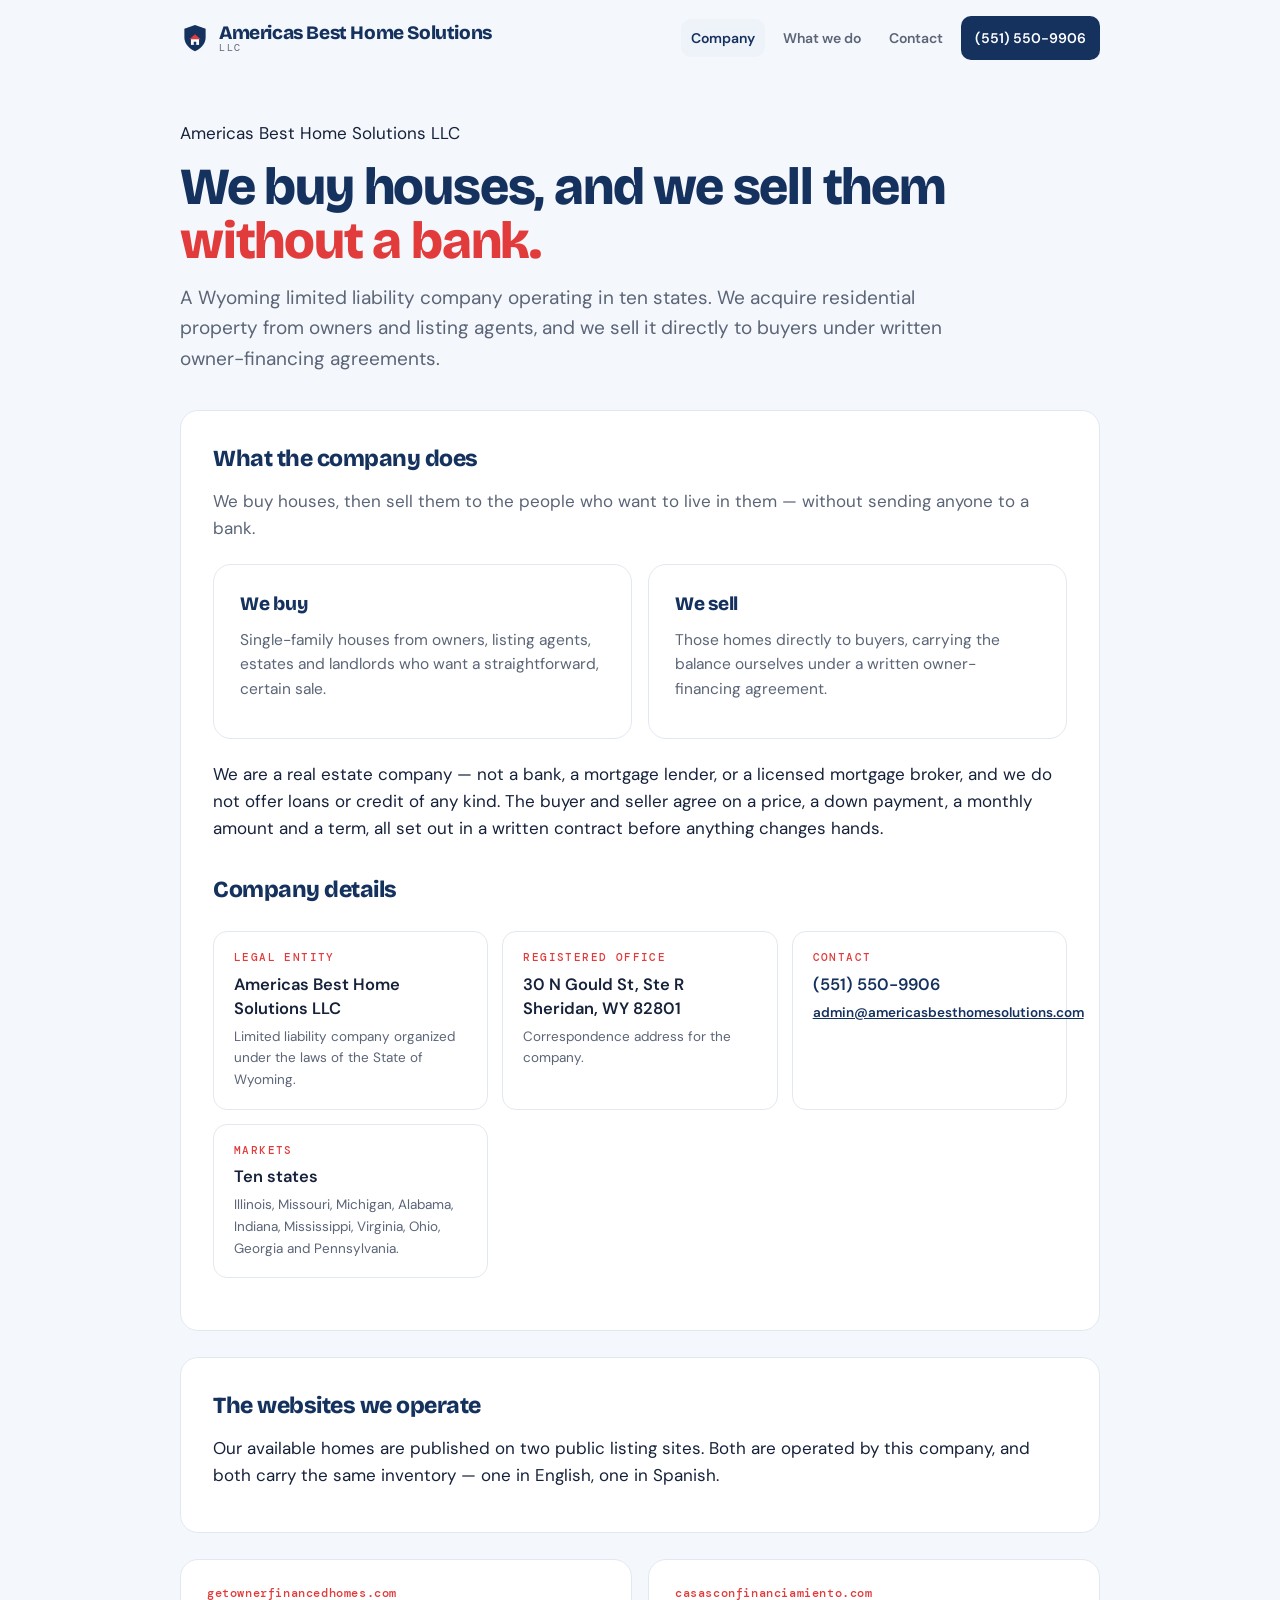
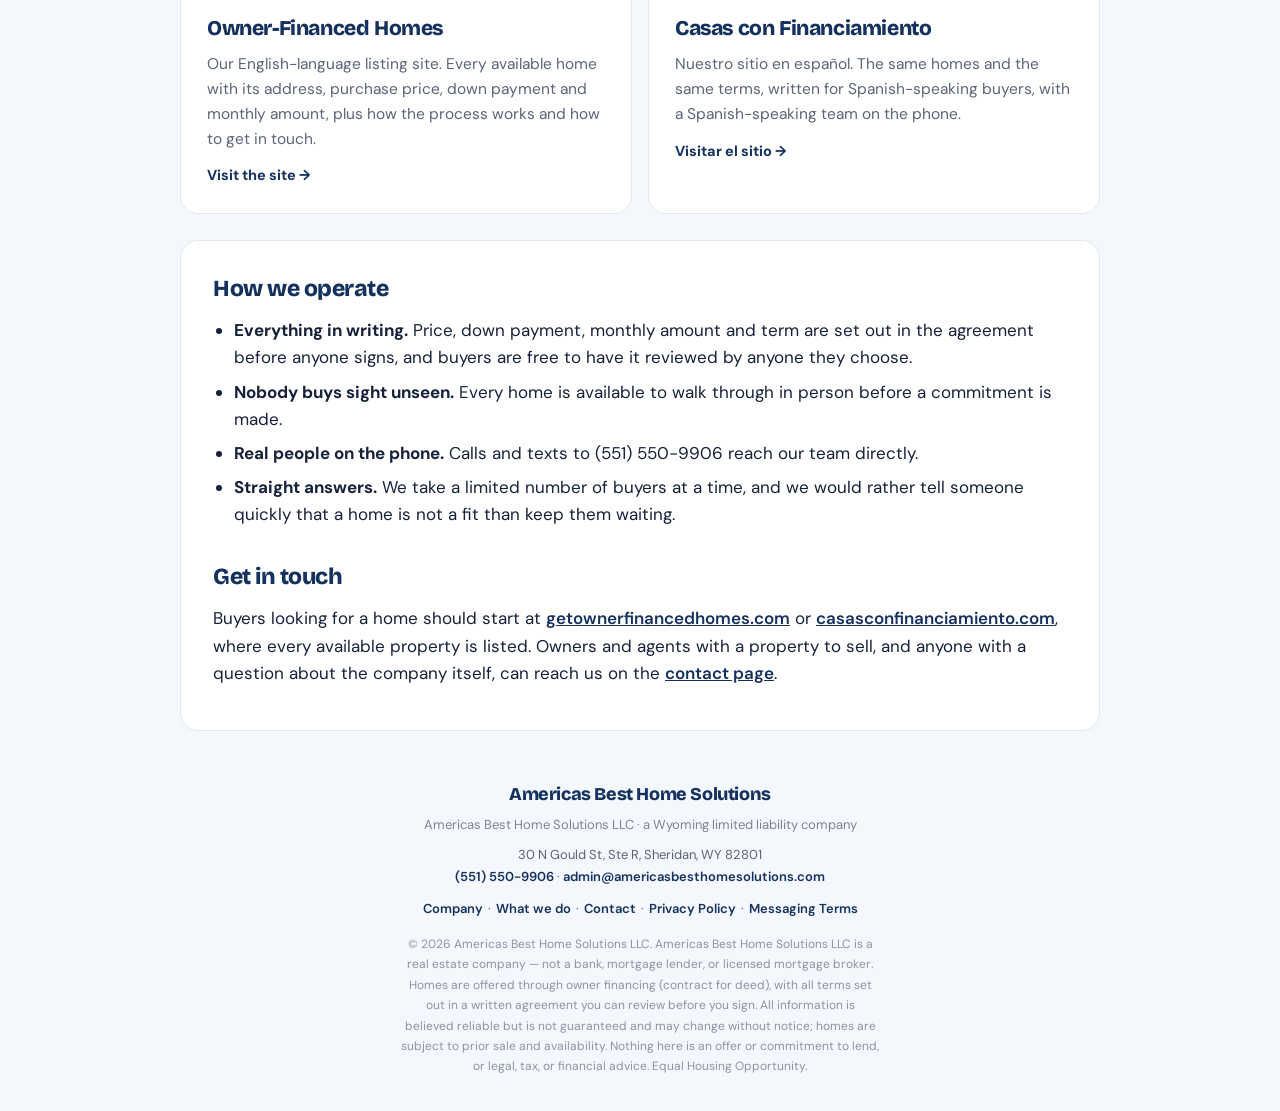
<file: index.html>
<!DOCTYPE html>
<html lang="en">
<head>
<meta charset="UTF-8"/>
<meta name="viewport" content="width=device-width, initial-scale=1.0"/>
<link rel="icon" href="data:image/svg+xml,<svg xmlns='http://www.w3.org/2000/svg' viewBox='0 0 48 48'><path d='M24 3 41 9V23C41 33 33 41 24 45 15 41 7 33 7 23V9Z' fill='%2315315e'/><path d='M15 26 24 18 33 26Z' fill='%23e23b3b'/><rect x='17.5' y='26' width='13' height='9' fill='white'/><rect x='22' y='30' width='4' height='5' fill='%2315315e'/></svg>"/>
<title>Americas Best Home Solutions LLC | Owner-Financed Home Sales &amp; Property Acquisition</title>
<meta name="description" content="Americas Best Home Solutions LLC is a Wyoming limited liability company that sells residential property with owner financing and acquires homes from owners and listing agents across ten states."/>
<link rel="canonical" href="https://americasbesthomesolutions.com/"/>
<link rel="preconnect" href="https://fonts.googleapis.com">
<link rel="preconnect" href="https://fonts.gstatic.com" crossorigin>
<link href="https://fonts.googleapis.com/css2?family=Bricolage+Grotesque:opsz,wght@12..96,600;12..96,700;12..96,800&family=DM+Sans:wght@400;500;600;700&family=DM+Mono:wght@400;500&display=swap" rel="stylesheet">
<link rel="stylesheet" href="/pages.css">
<style>
  /* corporate-site-only additions on top of the shared stylesheet */
  .hero{padding:44px 0 10px}
  .hero h1{font-family:'Bricolage Grotesque',sans-serif;font-weight:800;font-size:clamp(32px,6vw,52px);line-height:1.05;letter-spacing:-1.2px;color:var(--pine);margin:12px 0 14px}
  .hero h1 em{font-style:normal;color:var(--honey)}
  .hero .lead{font-size:19px;color:var(--ink-soft);max-width:60ch}
  .props{display:grid;grid-template-columns:repeat(auto-fit,minmax(280px,1fr));gap:16px;margin:26px 0}
  .prop{display:block;text-decoration:none;color:inherit;background:var(--card);border:1px solid var(--line);border-radius:var(--radius);padding:24px 26px;transition:transform .15s ease,box-shadow .15s ease}
  .prop:hover{transform:translateY(-2px);box-shadow:0 8px 26px rgba(21,49,94,.10)}
  .prop .dom{font-family:'DM Mono',monospace;font-size:12px;letter-spacing:.6px;color:var(--honey);font-weight:500}
  .prop h3{font-family:'Bricolage Grotesque',sans-serif;font-weight:800;font-size:21px;color:var(--pine);margin:8px 0 7px;letter-spacing:-.4px}
  .prop p{font-size:15.5px;color:var(--ink-soft);margin:0}
  .prop .go{display:inline-block;margin-top:13px;font-size:14.5px;font-weight:700;color:var(--pine)}
  .oq{display:grid;grid-template-columns:repeat(auto-fit,minmax(260px,1fr));gap:14px;margin:18px 0 4px}
  .oq .q{background:var(--bg,#f7f9fc);border:1px solid var(--line);border-radius:14px;padding:18px 20px}
  .oq .st{color:var(--honey);letter-spacing:2px;font-size:15px;margin-bottom:8px}
  .oq p{margin:0 0 10px;font-size:15.5px;line-height:1.55}
  .oq .nm{font-family:'DM Mono',monospace;font-size:12px;color:var(--ink-soft)}
</style>
</head>
<body>
<div class="wrap">

  <header class="topbar">
    <a class="brand" href="/" aria-label="Americas Best Home Solutions — home">
      <svg class="mark" viewBox="0 0 48 48" fill="none" aria-hidden="true">
        <path d="M24 3 41 9V23C41 33 33 41 24 45 15 41 7 33 7 23V9Z" fill="#15315e"/>
        <path d="M15 26 24 18 33 26Z" fill="#e23b3b"/>
        <rect x="17.5" y="26" width="13" height="9" fill="#ffffff"/>
        <rect x="22" y="30" width="4" height="5" fill="#15315e"/>
      </svg>
      <span class="bn">Americas Best Home Solutions<small>LLC</small></span>
    </a>
    <nav class="topnav">
      <a href="/" aria-current="page">Company</a>
      <a href="/what-we-do">What we do</a>
      <a href="/contact">Contact</a>
      <a class="call" href="tel:+15515509906">(551) 550-9906</a>
    </nav>
  </header>

  <section class="hero">
    <span class="eyebrow">Americas Best Home Solutions LLC</span>
    <h1>We buy houses, and we sell them <em>without a bank.</em></h1>
    <p class="lead">A Wyoming limited liability company operating in ten states. We acquire residential property from owners and listing agents, and we sell it directly to buyers under written owner-financing agreements.</p>
  </section>

  <div class="prose">
    <h2>What the company does</h2>
    <p class="lede">We buy houses, then sell them to the people who want to live in them — without sending anyone to a bank.</p>
    <div class="routes">
      <div class="route">
        <h3>We buy</h3>
        <p>Single-family houses from owners, listing agents, estates and landlords who want a straightforward, certain sale.</p>
      </div>
      <div class="route">
        <h3>We sell</h3>
        <p>Those homes directly to buyers, carrying the balance ourselves under a written owner-financing agreement.</p>
      </div>
    </div>
    <p>We are a real estate company — not a bank, a mortgage lender, or a licensed mortgage broker, and we do not offer loans or credit of any kind. The buyer and seller agree on a price, a down payment, a monthly amount and a term, all set out in a written contract before anything changes hands.</p>

    <h2>Company details</h2>
    <div class="facts">
      <div class="fact">
        <div class="k">Legal entity</div>
        <div class="v">Americas Best Home Solutions LLC</div>
        <div class="note">Limited liability company organized under the laws of the State of Wyoming.</div>
      </div>
      <div class="fact">
        <div class="k">Registered office</div>
        <div class="v"><address>30 N Gould St, Ste R<br>Sheridan, WY 82801</address></div>
        <div class="note">Correspondence address for the company.</div>
      </div>
      <div class="fact">
        <div class="k">Contact</div>
        <div class="v"><a href="tel:+15515509906">(551) 550-9906</a></div>
        <div class="note"><a href="mailto:admin@americasbesthomesolutions.com">admin@americasbesthomesolutions.com</a></div>
      </div>
      <div class="fact">
        <div class="k">Markets</div>
        <div class="v">Ten states</div>
        <div class="note">Illinois, Missouri, Michigan, Alabama, Indiana, Mississippi, Virginia, Ohio, Georgia and Pennsylvania.</div>
      </div>
    </div>
  </div>

  <div class="prose">
    <h2>The websites we operate</h2>
    <p>Our available homes are published on two public listing sites. Both are operated by this company, and both carry the same inventory — one in English, one in Spanish.</p>
  </div>

  <div class="props">
    <a class="prop" href="https://getownerfinancedhomes.com">
      <div class="dom">getownerfinancedhomes.com</div>
      <h3>Owner-Financed Homes</h3>
      <p>Our English-language listing site. Every available home with its address, purchase price, down payment and monthly amount, plus how the process works and how to get in touch.</p>
      <span class="go">Visit the site →</span>
    </a>
    <a class="prop" href="https://casasconfinanciamiento.com">
      <div class="dom">casasconfinanciamiento.com</div>
      <h3>Casas con Financiamiento</h3>
      <p>Nuestro sitio en español. The same homes and the same terms, written for Spanish-speaking buyers, with a Spanish-speaking team on the phone.</p>
      <span class="go">Visitar el sitio →</span>
    </a>
  </div>

  <!-- OWNER REVIEWS — real, Joe-approved only. Fed by reviews-owners.json (scripts/reviews_publish.py). Hidden until the first approved owner review. -->
  <div class="prose" id="owner-reviews" hidden>
    <h2>What property owners say</h2>
    <p>Words from owners and partners who have worked with us to sell a property.</p>
    <div class="oq" id="oq"></div>
  </div>
  <script>
  (function(){
    fetch("/reviews-owners.json",{cache:"no-cache"}).then(function(r){return r.ok?r.json():[]}).then(function(list){
      if(!Array.isArray(list)||!list.length)return;
      var box=document.getElementById("oq");
      list.slice().reverse().forEach(function(v){
        var q=document.createElement("div");q.className="q";
        var s=document.createElement("div");s.className="st";s.textContent="\u2605".repeat(v.stars)+"\u2606".repeat(5-v.stars);s.setAttribute("aria-label",v.stars+" out of 5 stars");
        var p=document.createElement("p");p.textContent="\u201C"+v.text+"\u201D";
        var n=document.createElement("div");n.className="nm";n.textContent=v.name;
        q.appendChild(s);q.appendChild(p);q.appendChild(n);box.appendChild(q);
      });
      document.getElementById("owner-reviews").hidden=false;
    }).catch(function(){});
  })();
  </script>

  <div class="prose">
    <h2>How we operate</h2>
    <ul>
      <li><strong>Everything in writing.</strong> Price, down payment, monthly amount and term are set out in the agreement before anyone signs, and buyers are free to have it reviewed by anyone they choose.</li>
      <li><strong>Nobody buys sight unseen.</strong> Every home is available to walk through in person before a commitment is made.</li>
      <li><strong>Real people on the phone.</strong> Calls and texts to (551) 550-9906 reach our team directly.</li>
      <li><strong>Straight answers.</strong> We take a limited number of buyers at a time, and we would rather tell someone quickly that a home is not a fit than keep them waiting.</li>
    </ul>

    <h2>Get in touch</h2>
    <p>Buyers looking for a home should start at <a href="https://getownerfinancedhomes.com">getownerfinancedhomes.com</a> or <a href="https://casasconfinanciamiento.com">casasconfinanciamiento.com</a>, where every available property is listed. Owners and agents with a property to sell, and anyone with a question about the company itself, can reach us on the <a href="/contact">contact page</a>.</p>
  </div>

  <footer class="foot">
    <div class="fb">Americas Best Home Solutions</div>
    <p class="fcontact fentity">Americas Best Home Solutions LLC · a Wyoming limited liability company</p>
    <address class="fcontact faddr">
      30 N Gould St, Ste R, Sheridan, WY 82801<br>
      <a href="tel:+15515509906">(551) 550-9906</a> · <a href="mailto:admin@americasbesthomesolutions.com">admin@americasbesthomesolutions.com</a>
    </address>
    <p class="fcontact flinks">
      <a href="/">Company</a> · <a href="/what-we-do">What we do</a> · <a href="/contact">Contact</a> · <a href="/privacy-policy">Privacy Policy</a> · <a href="/messaging-terms">Messaging Terms</a>
    </p>
    <p class="legal">
      © 2026 Americas Best Home Solutions LLC. Americas Best Home Solutions LLC is a real estate company — not a bank, mortgage lender, or licensed mortgage broker. Homes are offered through owner financing (contract for deed), with all terms set out in a written agreement you can review before you sign. All information is believed reliable but is not guaranteed and may change without notice; homes are subject to prior sale and availability. Nothing here is an offer or commitment to lend, or legal, tax, or financial advice. Equal Housing Opportunity.
    </p>
  </footer>

</div>
</body>
</html>
</file>
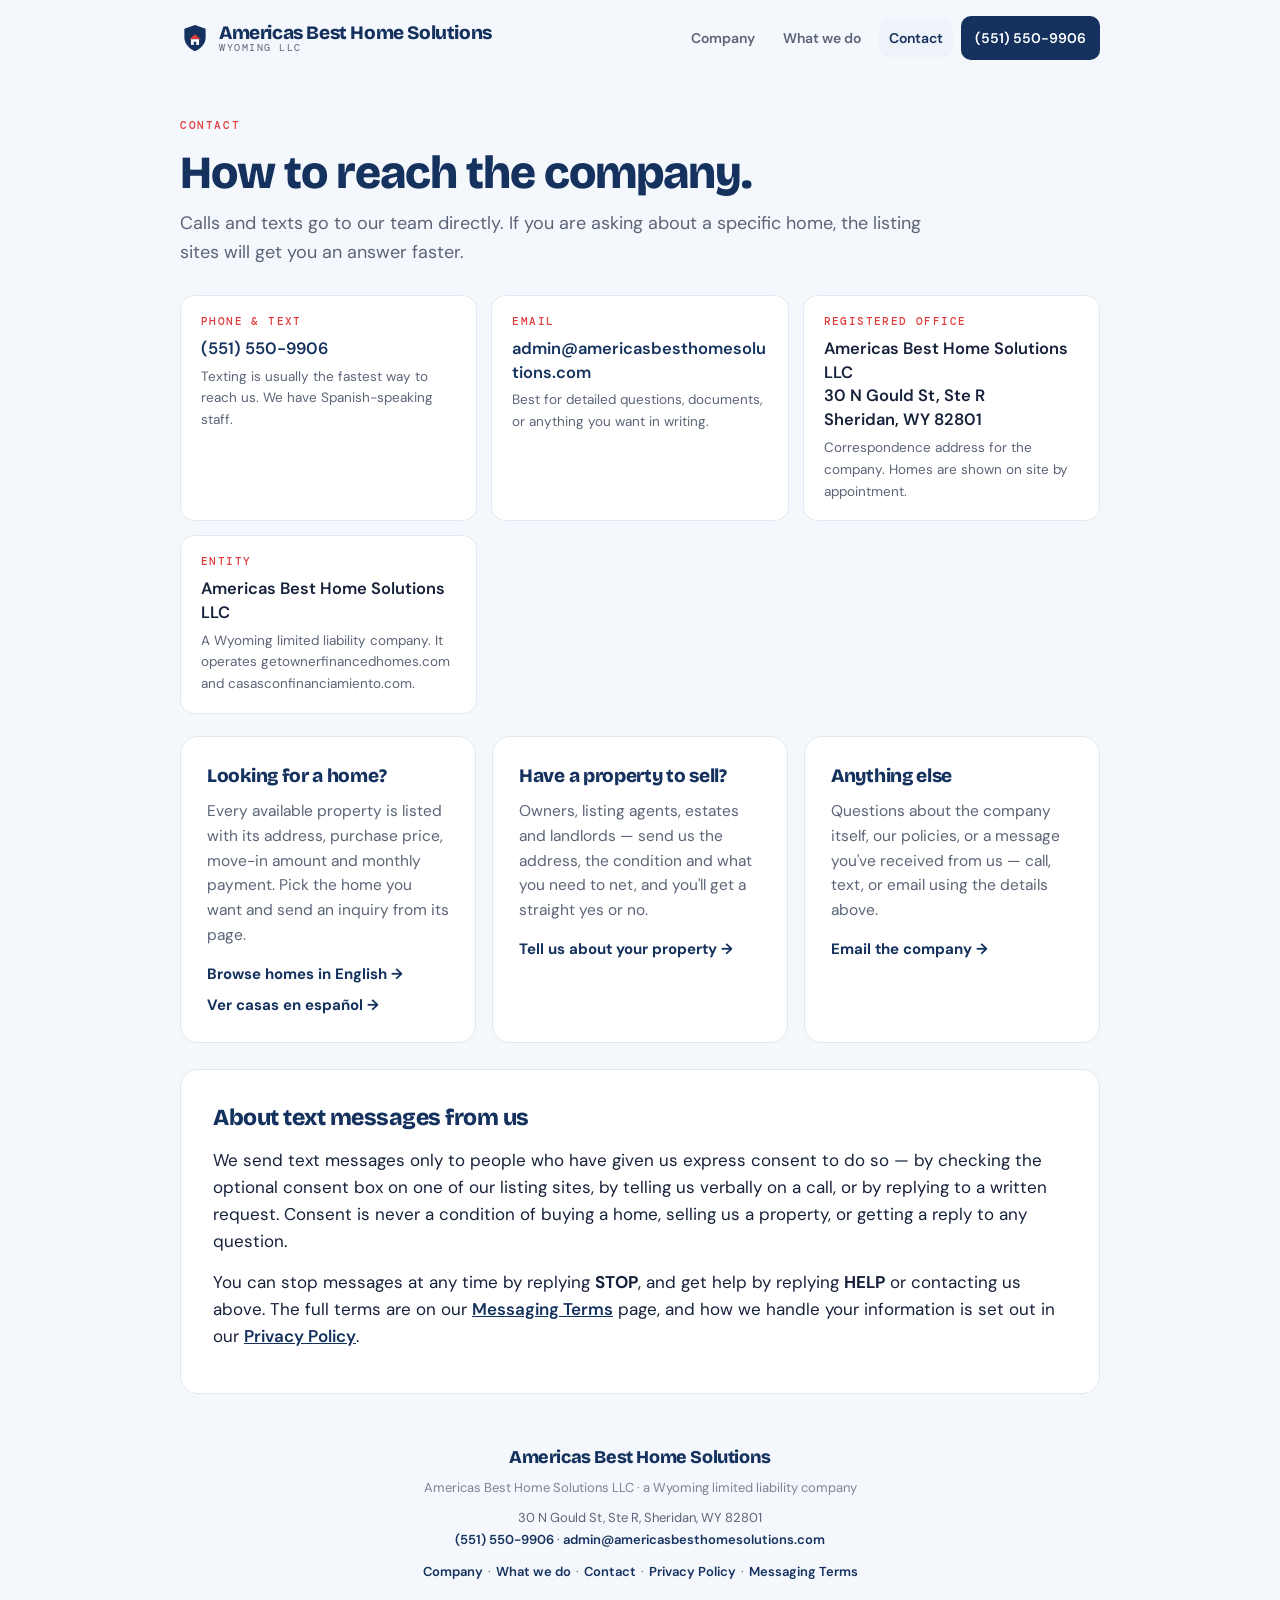
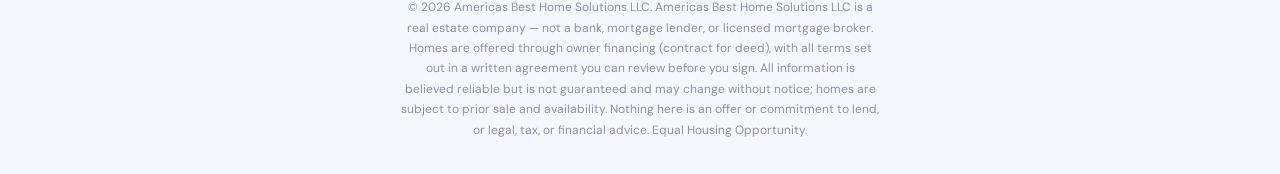
<file: contact.html>
<!DOCTYPE html>
<html lang="en">
<head>
<meta charset="UTF-8"/>
<meta name="viewport" content="width=device-width, initial-scale=1.0"/>
<link rel="icon" href="data:image/svg+xml,<svg xmlns='http://www.w3.org/2000/svg' viewBox='0 0 48 48'><path d='M24 3 41 9V23C41 33 33 41 24 45 15 41 7 33 7 23V9Z' fill='%2315315e'/><path d='M15 26 24 18 33 26Z' fill='%23e23b3b'/><rect x='17.5' y='26' width='13' height='9' fill='white'/><rect x='22' y='30' width='4' height='5' fill='%2315315e'/></svg>"/>
<title>Contact | Americas Best Home Solutions LLC</title>
<meta name="description" content="Contact details for Americas Best Home Solutions LLC — phone, email, and registered office address in Sheridan, Wyoming."/>
<link rel="canonical" href="https://americasbesthomesolutions.com/contact"/>
<link rel="preconnect" href="https://fonts.googleapis.com">
<link rel="preconnect" href="https://fonts.gstatic.com" crossorigin>
<link href="https://fonts.googleapis.com/css2?family=Bricolage+Grotesque:opsz,wght@12..96,600;12..96,700;12..96,800&family=DM+Sans:wght@400;500;600;700&family=DM+Mono:wght@400;500&display=swap" rel="stylesheet">
<link rel="stylesheet" href="/pages.css">
<!-- .routes / .route now live in pages.css, shared with index.html -->
</head>
<body>
<div class="wrap">

  <header class="topbar">
    <a class="brand" href="/" aria-label="Americas Best Home Solutions — home">
      <svg class="mark" viewBox="0 0 48 48" fill="none" aria-hidden="true">
        <path d="M24 3 41 9V23C41 33 33 41 24 45 15 41 7 33 7 23V9Z" fill="#15315e"/>
        <path d="M15 26 24 18 33 26Z" fill="#e23b3b"/>
        <rect x="17.5" y="26" width="13" height="9" fill="#ffffff"/>
        <rect x="22" y="30" width="4" height="5" fill="#15315e"/>
      </svg>
      <span class="bn">Americas Best Home Solutions<small>Wyoming LLC</small></span>
    </a>
    <nav class="topnav">
      <a href="/">Company</a>
      <a href="/what-we-do">What we do</a>
      <a href="/contact" aria-current="page">Contact</a>
      <a class="call" href="tel:+15515509906">(551) 550-9906</a>
    </nav>
  </header>

  <section class="phead">
    <span class="eyebrow">Contact</span>
    <h1>How to reach the company.</h1>
    <p class="lead">Calls and texts go to our team directly. If you are asking about a specific home, the listing sites will get you an answer faster.</p>
  </section>

  <div class="facts">
    <div class="fact">
      <div class="k">Phone &amp; text</div>
      <div class="v"><a href="tel:+15515509906">(551) 550-9906</a></div>
      <div class="note">Texting is usually the fastest way to reach us. We have Spanish-speaking staff.</div>
    </div>
    <div class="fact">
      <div class="k">Email</div>
      <div class="v"><a href="mailto:admin@americasbesthomesolutions.com">admin@americasbesthomesolutions.com</a></div>
      <div class="note">Best for detailed questions, documents, or anything you want in writing.</div>
    </div>
    <div class="fact">
      <div class="k">Registered office</div>
      <div class="v"><address>Americas Best Home Solutions LLC<br>30 N Gould St, Ste R<br>Sheridan, WY 82801</address></div>
      <div class="note">Correspondence address for the company. Homes are shown on site by appointment.</div>
    </div>
    <div class="fact">
      <div class="k">Entity</div>
      <div class="v">Americas Best Home Solutions LLC</div>
      <div class="note">A Wyoming limited liability company. It operates getownerfinancedhomes.com and casasconfinanciamiento.com.</div>
    </div>
  </div>

  <div class="routes">
    <div class="route">
      <h3>Looking for a home?</h3>
      <p>Every available property is listed with its address, purchase price, move-in amount and monthly payment. Pick the home you want and send an inquiry from its page.</p>
      <a class="act" href="https://getownerfinancedhomes.com">Browse homes in English →</a><br>
      <a class="act" href="https://casasconfinanciamiento.com" style="margin-top:6px">Ver casas en español →</a>
    </div>
    <div class="route">
      <h3>Have a property to sell?</h3>
      <p>Owners, listing agents, estates and landlords — send us the address, the condition and what you need to net, and you'll get a straight yes or no.</p>
      <a class="act" href="https://getownerfinancedhomes.com/contact">Tell us about your property →</a>
    </div>
    <div class="route">
      <h3>Anything else</h3>
      <p>Questions about the company itself, our policies, or a message you've received from us — call, text, or email using the details above.</p>
      <a class="act" href="mailto:admin@americasbesthomesolutions.com">Email the company →</a>
    </div>
  </div>

  <div class="prose">
    <h2>About text messages from us</h2>
    <p>We send text messages only to people who have given us express consent to do so — by checking the optional consent box on one of our listing sites, by telling us verbally on a call, or by replying to a written request. Consent is never a condition of buying a home, selling us a property, or getting a reply to any question.</p>
    <p>You can stop messages at any time by replying <strong>STOP</strong>, and get help by replying <strong>HELP</strong> or contacting us above. The full terms are on our <a href="/messaging-terms">Messaging Terms</a> page, and how we handle your information is set out in our <a href="/privacy-policy">Privacy Policy</a>.</p>
  </div>

  <footer class="foot">
    <div class="fb">Americas Best Home Solutions</div>
    <p class="fcontact fentity">Americas Best Home Solutions LLC · a Wyoming limited liability company</p>
    <address class="fcontact faddr">
      30 N Gould St, Ste R, Sheridan, WY 82801<br>
      <a href="tel:+15515509906">(551) 550-9906</a> · <a href="mailto:admin@americasbesthomesolutions.com">admin@americasbesthomesolutions.com</a>
    </address>
    <p class="fcontact flinks">
      <a href="/">Company</a> · <a href="/what-we-do">What we do</a> · <a href="/contact">Contact</a> · <a href="/privacy-policy">Privacy Policy</a> · <a href="/messaging-terms">Messaging Terms</a>
    </p>
    <p class="legal">
      © 2026 Americas Best Home Solutions LLC. Americas Best Home Solutions LLC is a real estate company — not a bank, mortgage lender, or licensed mortgage broker. Homes are offered through owner financing (contract for deed), with all terms set out in a written agreement you can review before you sign. All information is believed reliable but is not guaranteed and may change without notice; homes are subject to prior sale and availability. Nothing here is an offer or commitment to lend, or legal, tax, or financial advice. Equal Housing Opportunity.
    </p>
  </footer>

</div>
</body>
</html>
</file>
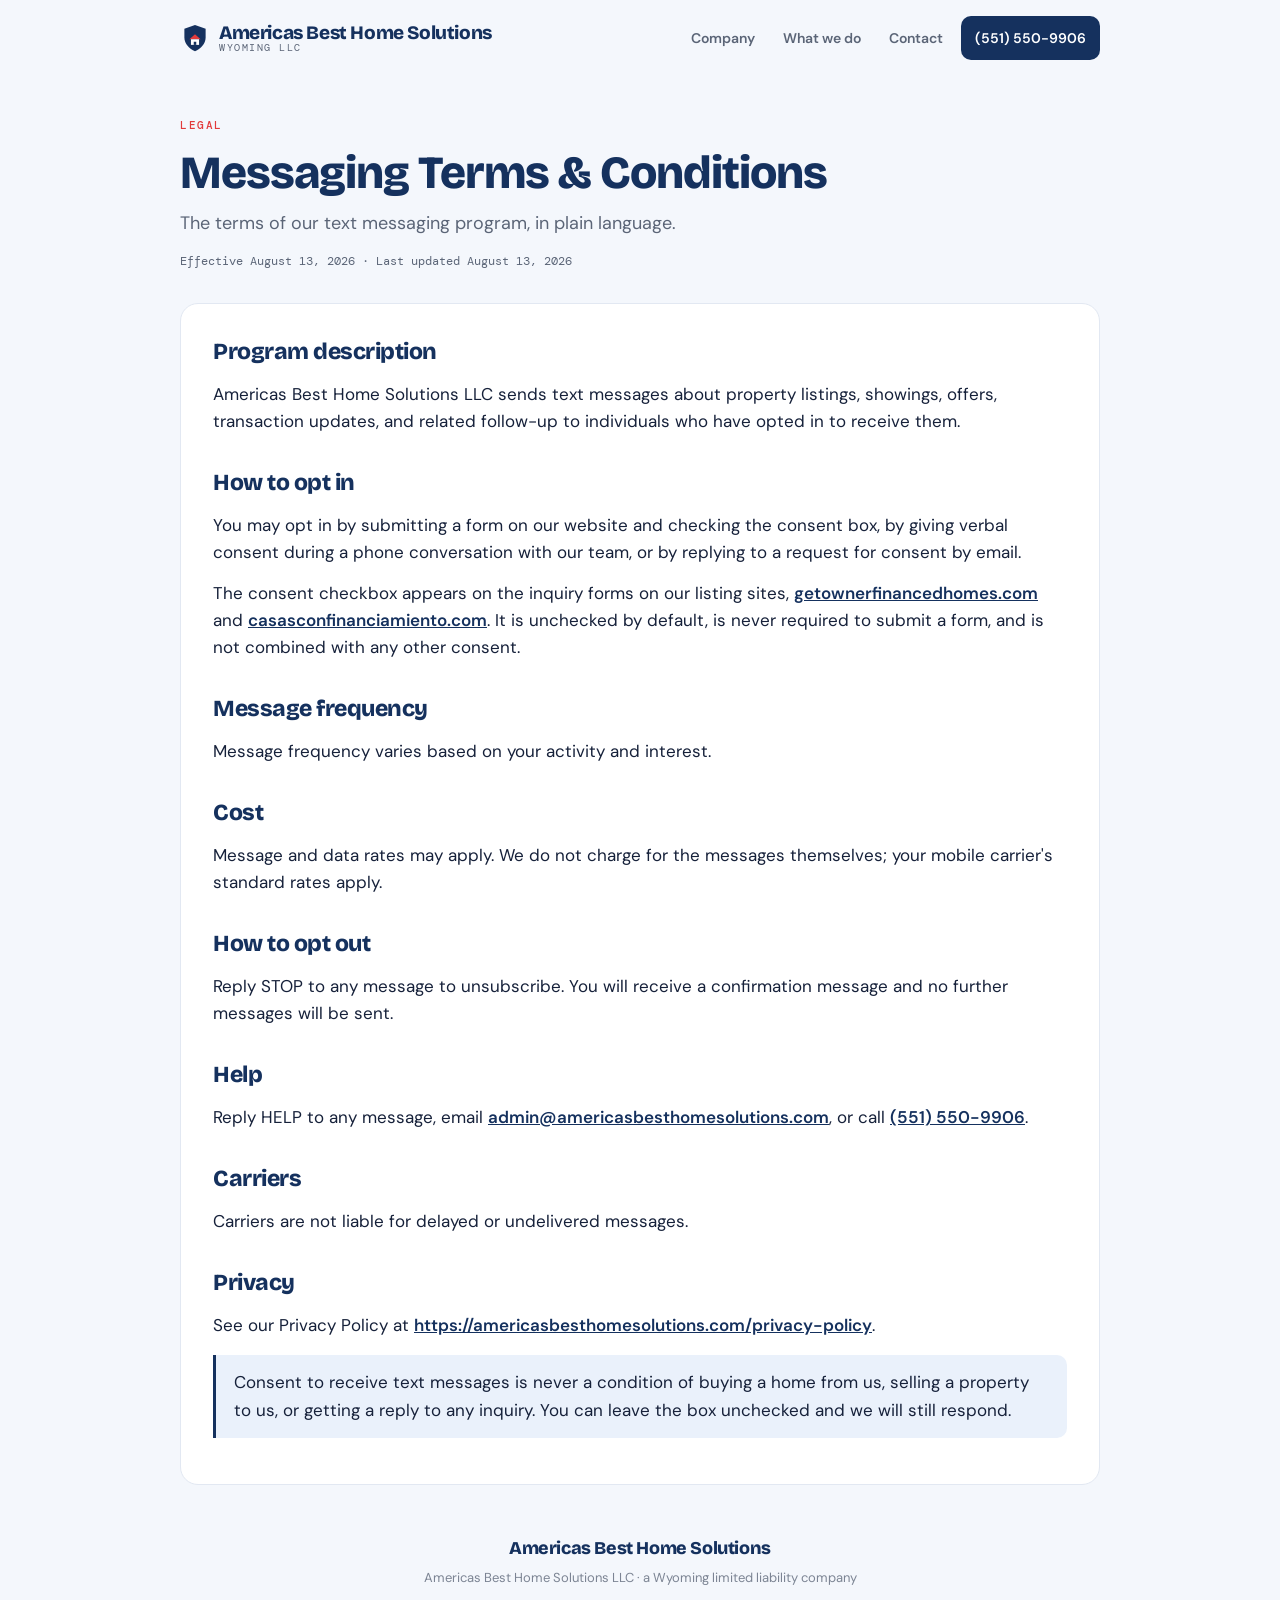
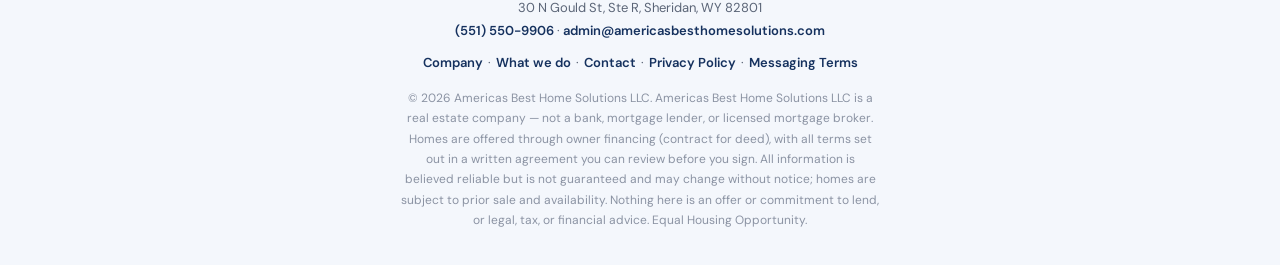
<file: messaging-terms.html>
<!DOCTYPE html>
<html lang="en">
<head>
<meta charset="UTF-8"/>
<meta name="viewport" content="width=device-width, initial-scale=1.0"/>
<link rel="icon" href="data:image/svg+xml,<svg xmlns='http://www.w3.org/2000/svg' viewBox='0 0 48 48'><path d='M24 3 41 9V23C41 33 33 41 24 45 15 41 7 33 7 23V9Z' fill='%2315315e'/><path d='M15 26 24 18 33 26Z' fill='%23e23b3b'/><rect x='17.5' y='26' width='13' height='9' fill='white'/><rect x='22' y='30' width='4' height='5' fill='%2315315e'/></svg>"/>
<title>Messaging Terms &amp; Conditions | Americas Best Home Solutions LLC</title>
<meta name="description" content="Text messaging program terms for Americas Best Home Solutions LLC — how to opt in, message frequency, cost, how to opt out, and how to get help."/>
<link rel="canonical" href="https://americasbesthomesolutions.com/messaging-terms"/>
<link rel="preconnect" href="https://fonts.googleapis.com">
<link rel="preconnect" href="https://fonts.gstatic.com" crossorigin>
<link href="https://fonts.googleapis.com/css2?family=Bricolage+Grotesque:opsz,wght@12..96,600;12..96,700;12..96,800&family=DM+Sans:wght@400;500;600;700&family=DM+Mono:wght@400;500&display=swap" rel="stylesheet">
<link rel="stylesheet" href="/pages.css">
</head>
<body>
<div class="wrap">

  <header class="topbar">
    <a class="brand" href="/" aria-label="Americas Best Home Solutions — home">
      <svg class="mark" viewBox="0 0 48 48" fill="none" aria-hidden="true">
        <path d="M24 3 41 9V23C41 33 33 41 24 45 15 41 7 33 7 23V9Z" fill="#15315e"/>
        <path d="M15 26 24 18 33 26Z" fill="#e23b3b"/>
        <rect x="17.5" y="26" width="13" height="9" fill="#ffffff"/>
        <rect x="22" y="30" width="4" height="5" fill="#15315e"/>
      </svg>
      <span class="bn">Americas Best Home Solutions<small>Wyoming LLC</small></span>
    </a>
    <nav class="topnav">
      <a href="/">Company</a>
      <a href="/what-we-do">What we do</a>
      <a href="/contact">Contact</a>
      <a class="call" href="tel:+15515509906">(551) 550-9906</a>
    </nav>
  </header>

  <section class="phead">
    <span class="eyebrow">Legal</span>
    <h1>Messaging Terms &amp; Conditions</h1>
    <p class="lead">The terms of our text messaging program, in plain language.</p>
    <p class="updated">Effective August 13, 2026 · Last updated August 13, 2026</p>
  </section>

  <div class="prose">

    <h2>Program description</h2>
    <p>Americas Best Home Solutions LLC sends text messages about property listings, showings, offers, transaction updates, and related follow-up to individuals who have opted in to receive them.</p>

    <h2>How to opt in</h2>
    <p>You may opt in by submitting a form on our website and checking the consent box, by giving verbal consent during a phone conversation with our team, or by replying to a request for consent by email.</p>
    <p>The consent checkbox appears on the inquiry forms on our listing sites, <a href="https://getownerfinancedhomes.com/contact">getownerfinancedhomes.com</a> and <a href="https://casasconfinanciamiento.com/contacto">casasconfinanciamiento.com</a>. It is unchecked by default, is never required to submit a form, and is not combined with any other consent.</p>

    <h2>Message frequency</h2>
    <p>Message frequency varies based on your activity and interest.</p>

    <h2>Cost</h2>
    <p>Message and data rates may apply. We do not charge for the messages themselves; your mobile carrier's standard rates apply.</p>

    <h2>How to opt out</h2>
    <p>Reply STOP to any message to unsubscribe. You will receive a confirmation message and no further messages will be sent.</p>

    <h2>Help</h2>
    <p>Reply HELP to any message, email <a href="mailto:admin@americasbesthomesolutions.com">admin@americasbesthomesolutions.com</a>, or call <a href="tel:+15515509906">(551) 550-9906</a>.</p>

    <h2>Carriers</h2>
    <p>Carriers are not liable for delayed or undelivered messages.</p>

    <h2>Privacy</h2>
    <p>See our Privacy Policy at <a href="https://americasbesthomesolutions.com/privacy-policy">https://americasbesthomesolutions.com/privacy-policy</a>.</p>

    <div class="callout">
      <p>Consent to receive text messages is never a condition of buying a home from us, selling a property to us, or getting a reply to any inquiry. You can leave the box unchecked and we will still respond.</p>
    </div>

  </div>

  <footer class="foot">
    <div class="fb">Americas Best Home Solutions</div>
    <p class="fcontact fentity">Americas Best Home Solutions LLC · a Wyoming limited liability company</p>
    <address class="fcontact faddr">
      30 N Gould St, Ste R, Sheridan, WY 82801<br>
      <a href="tel:+15515509906">(551) 550-9906</a> · <a href="mailto:admin@americasbesthomesolutions.com">admin@americasbesthomesolutions.com</a>
    </address>
    <p class="fcontact flinks">
      <a href="/">Company</a> · <a href="/what-we-do">What we do</a> · <a href="/contact">Contact</a> · <a href="/privacy-policy">Privacy Policy</a> · <a href="/messaging-terms">Messaging Terms</a>
    </p>
    <p class="legal">
      © 2026 Americas Best Home Solutions LLC. Americas Best Home Solutions LLC is a real estate company — not a bank, mortgage lender, or licensed mortgage broker. Homes are offered through owner financing (contract for deed), with all terms set out in a written agreement you can review before you sign. All information is believed reliable but is not guaranteed and may change without notice; homes are subject to prior sale and availability. Nothing here is an offer or commitment to lend, or legal, tax, or financial advice. Equal Housing Opportunity.
    </p>
  </footer>

</div>
</body>
</html>
</file>
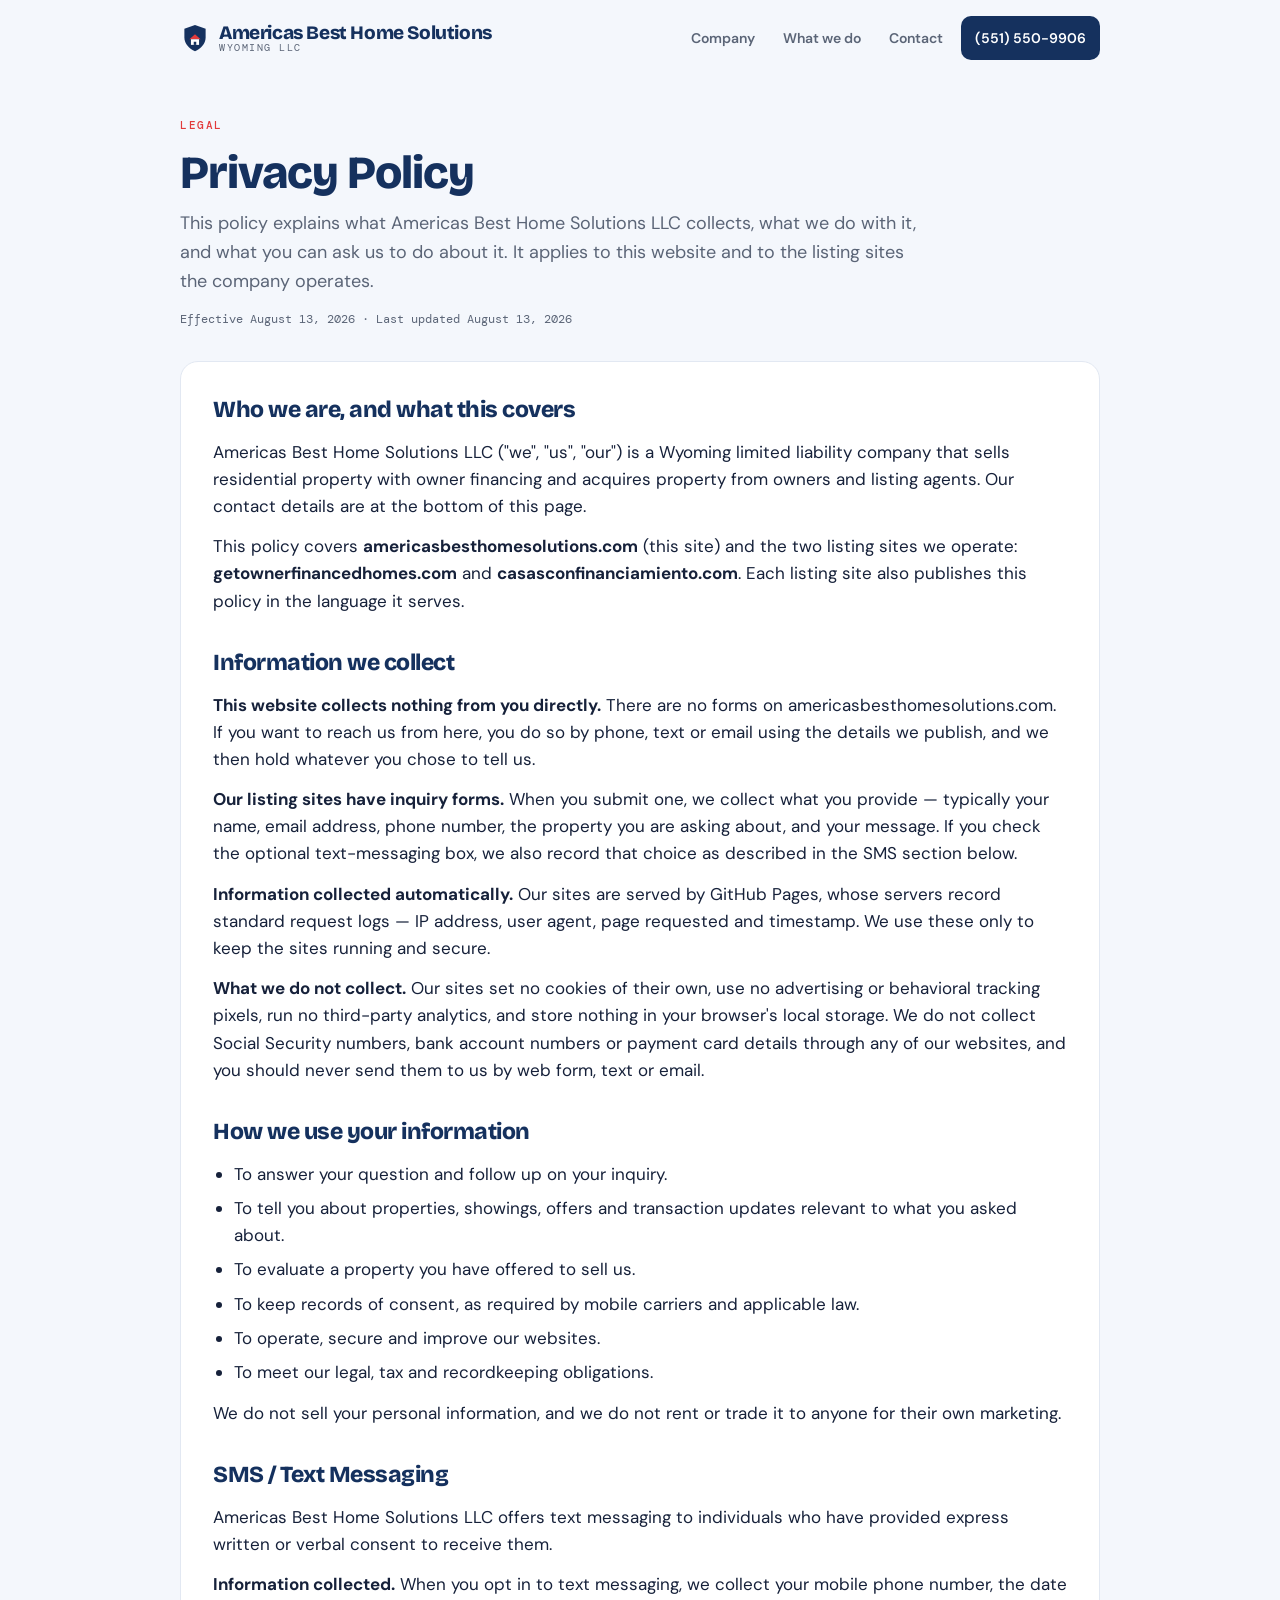
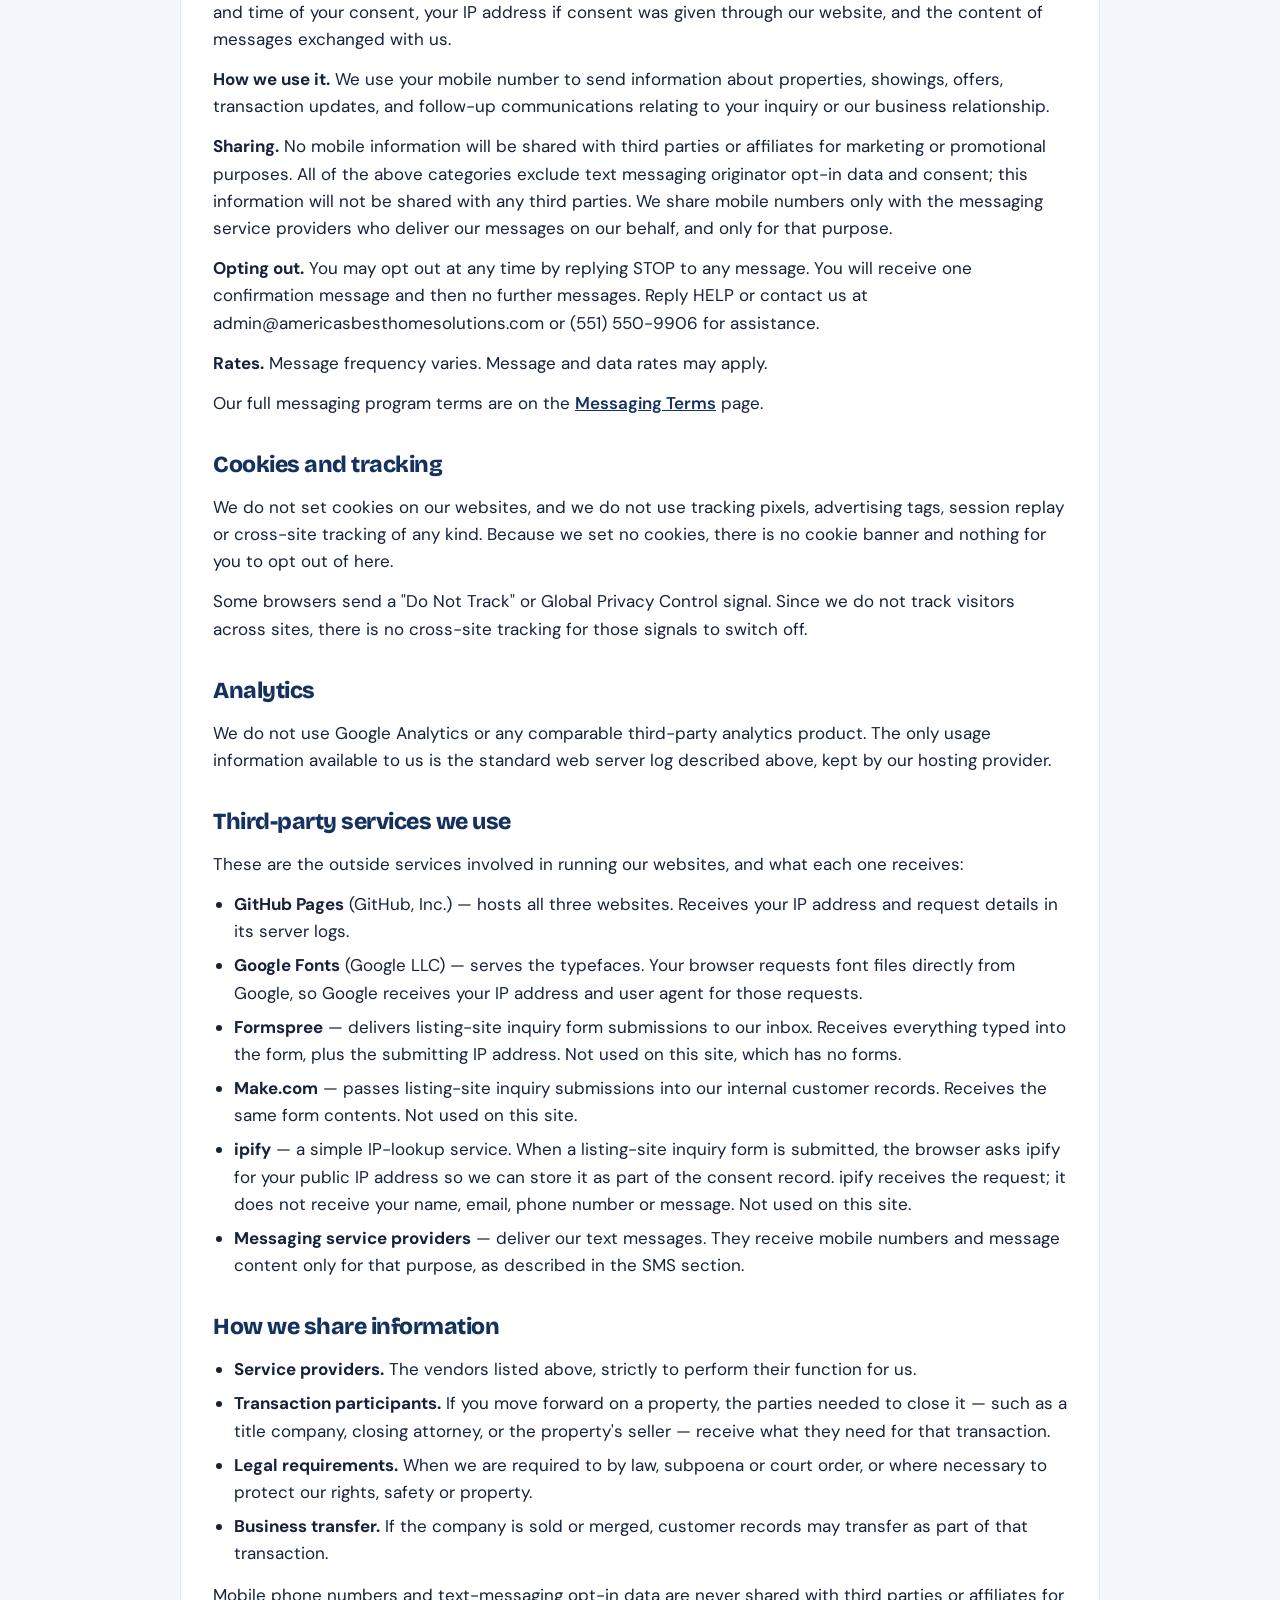
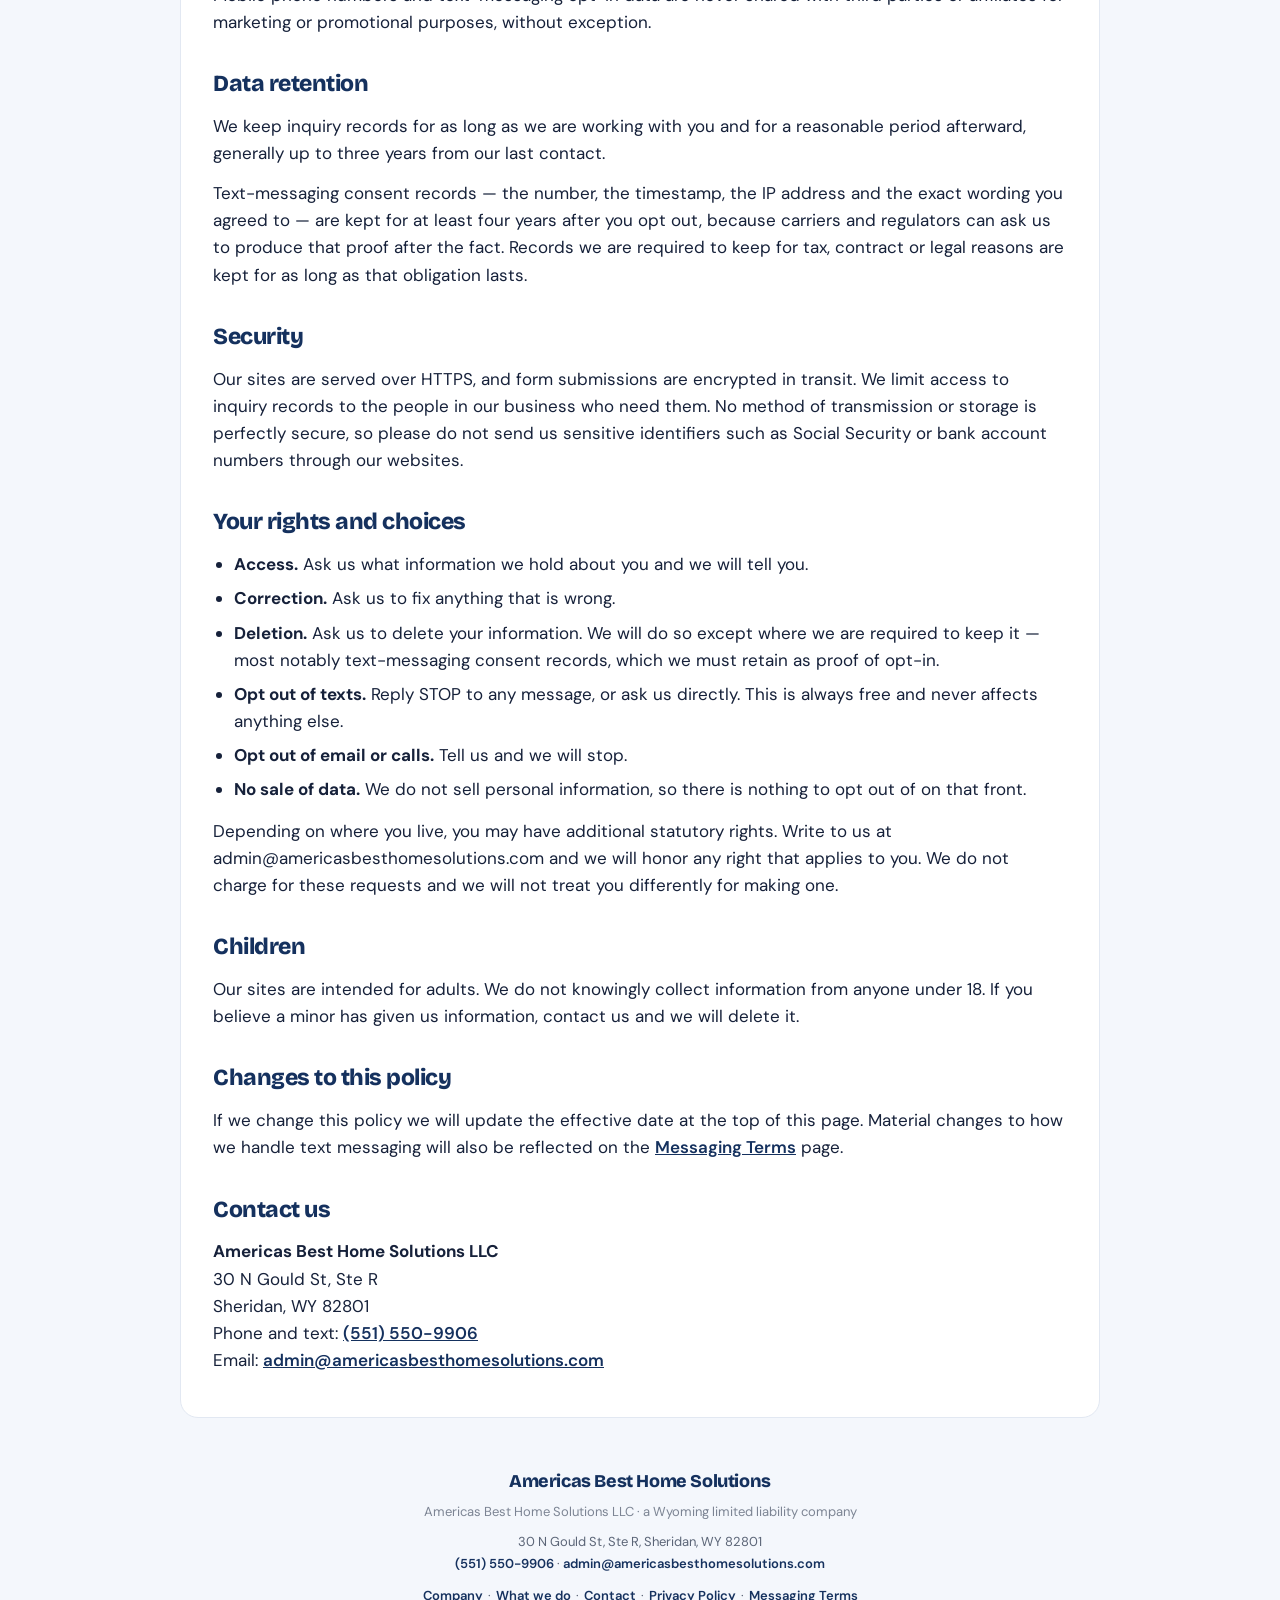
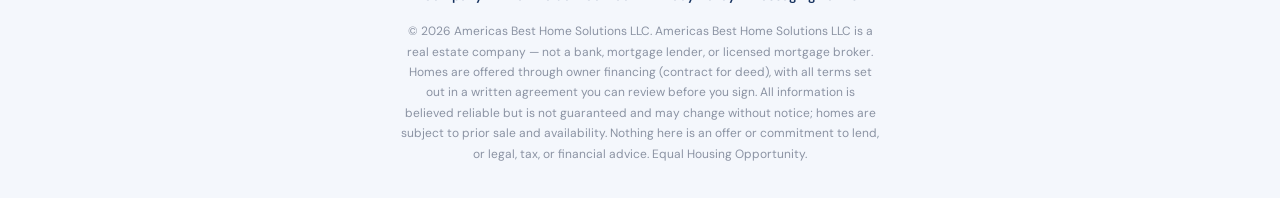
<file: privacy-policy.html>
<!DOCTYPE html>
<html lang="en">
<head>
<meta charset="UTF-8"/>
<meta name="viewport" content="width=device-width, initial-scale=1.0"/>
<link rel="icon" href="data:image/svg+xml,<svg xmlns='http://www.w3.org/2000/svg' viewBox='0 0 48 48'><path d='M24 3 41 9V23C41 33 33 41 24 45 15 41 7 33 7 23V9Z' fill='%2315315e'/><path d='M15 26 24 18 33 26Z' fill='%23e23b3b'/><rect x='17.5' y='26' width='13' height='9' fill='white'/><rect x='22' y='30' width='4' height='5' fill='%2315315e'/></svg>"/>
<title>Privacy Policy | Americas Best Home Solutions LLC</title>
<meta name="description" content="How Americas Best Home Solutions LLC collects, uses, and protects your information across its websites, including SMS and text messaging practices."/>
<link rel="canonical" href="https://americasbesthomesolutions.com/privacy-policy"/>
<link rel="preconnect" href="https://fonts.googleapis.com">
<link rel="preconnect" href="https://fonts.gstatic.com" crossorigin>
<link href="https://fonts.googleapis.com/css2?family=Bricolage+Grotesque:opsz,wght@12..96,600;12..96,700;12..96,800&family=DM+Sans:wght@400;500;600;700&family=DM+Mono:wght@400;500&display=swap" rel="stylesheet">
<link rel="stylesheet" href="/pages.css">
</head>
<body>
<div class="wrap">

  <header class="topbar">
    <a class="brand" href="/" aria-label="Americas Best Home Solutions — home">
      <svg class="mark" viewBox="0 0 48 48" fill="none" aria-hidden="true">
        <path d="M24 3 41 9V23C41 33 33 41 24 45 15 41 7 33 7 23V9Z" fill="#15315e"/>
        <path d="M15 26 24 18 33 26Z" fill="#e23b3b"/>
        <rect x="17.5" y="26" width="13" height="9" fill="#ffffff"/>
        <rect x="22" y="30" width="4" height="5" fill="#15315e"/>
      </svg>
      <span class="bn">Americas Best Home Solutions<small>Wyoming LLC</small></span>
    </a>
    <nav class="topnav">
      <a href="/">Company</a>
      <a href="/what-we-do">What we do</a>
      <a href="/contact">Contact</a>
      <a class="call" href="tel:+15515509906">(551) 550-9906</a>
    </nav>
  </header>

  <section class="phead">
    <span class="eyebrow">Legal</span>
    <h1>Privacy Policy</h1>
    <p class="lead">This policy explains what Americas Best Home Solutions LLC collects, what we do with it, and what you can ask us to do about it. It applies to this website and to the listing sites the company operates.</p>
    <p class="updated">Effective August 13, 2026 · Last updated August 13, 2026</p>
  </section>

  <div class="prose">

    <h2>Who we are, and what this covers</h2>
    <p>Americas Best Home Solutions LLC ("we", "us", "our") is a Wyoming limited liability company that sells residential property with owner financing and acquires property from owners and listing agents. Our contact details are at the bottom of this page.</p>
    <p>This policy covers <strong>americasbesthomesolutions.com</strong> (this site) and the two listing sites we operate: <strong>getownerfinancedhomes.com</strong> and <strong>casasconfinanciamiento.com</strong>. Each listing site also publishes this policy in the language it serves.</p>

    <h2>Information we collect</h2>
    <p><strong>This website collects nothing from you directly.</strong> There are no forms on americasbesthomesolutions.com. If you want to reach us from here, you do so by phone, text or email using the details we publish, and we then hold whatever you chose to tell us.</p>
    <p><strong>Our listing sites have inquiry forms.</strong> When you submit one, we collect what you provide — typically your name, email address, phone number, the property you are asking about, and your message. If you check the optional text-messaging box, we also record that choice as described in the SMS section below.</p>
    <p><strong>Information collected automatically.</strong> Our sites are served by GitHub Pages, whose servers record standard request logs — IP address, user agent, page requested and timestamp. We use these only to keep the sites running and secure.</p>
    <p><strong>What we do not collect.</strong> Our sites set no cookies of their own, use no advertising or behavioral tracking pixels, run no third-party analytics, and store nothing in your browser's local storage. We do not collect Social Security numbers, bank account numbers or payment card details through any of our websites, and you should never send them to us by web form, text or email.</p>

    <h2>How we use your information</h2>
    <ul>
      <li>To answer your question and follow up on your inquiry.</li>
      <li>To tell you about properties, showings, offers and transaction updates relevant to what you asked about.</li>
      <li>To evaluate a property you have offered to sell us.</li>
      <li>To keep records of consent, as required by mobile carriers and applicable law.</li>
      <li>To operate, secure and improve our websites.</li>
      <li>To meet our legal, tax and recordkeeping obligations.</li>
    </ul>
    <p>We do not sell your personal information, and we do not rent or trade it to anyone for their own marketing.</p>

    <h2>SMS / Text Messaging</h2>
    <p>Americas Best Home Solutions LLC offers text messaging to individuals who have provided express written or verbal consent to receive them.</p>
    <p><strong>Information collected.</strong> When you opt in to text messaging, we collect your mobile phone number, the date and time of your consent, your IP address if consent was given through our website, and the content of messages exchanged with us.</p>
    <p><strong>How we use it.</strong> We use your mobile number to send information about properties, showings, offers, transaction updates, and follow-up communications relating to your inquiry or our business relationship.</p>
    <p><strong>Sharing.</strong> No mobile information will be shared with third parties or affiliates for marketing or promotional purposes. All of the above categories exclude text messaging originator opt-in data and consent; this information will not be shared with any third parties. We share mobile numbers only with the messaging service providers who deliver our messages on our behalf, and only for that purpose.</p>
    <p><strong>Opting out.</strong> You may opt out at any time by replying STOP to any message. You will receive one confirmation message and then no further messages. Reply HELP or contact us at admin@americasbesthomesolutions.com or (551) 550-9906 for assistance.</p>
    <p><strong>Rates.</strong> Message frequency varies. Message and data rates may apply.</p>
    <p>Our full messaging program terms are on the <a href="/messaging-terms">Messaging Terms</a> page.</p>

    <h2>Cookies and tracking</h2>
    <p>We do not set cookies on our websites, and we do not use tracking pixels, advertising tags, session replay or cross-site tracking of any kind. Because we set no cookies, there is no cookie banner and nothing for you to opt out of here.</p>
    <p>Some browsers send a "Do Not Track" or Global Privacy Control signal. Since we do not track visitors across sites, there is no cross-site tracking for those signals to switch off.</p>

    <h2>Analytics</h2>
    <p>We do not use Google Analytics or any comparable third-party analytics product. The only usage information available to us is the standard web server log described above, kept by our hosting provider.</p>

    <h2>Third-party services we use</h2>
    <p>These are the outside services involved in running our websites, and what each one receives:</p>
    <ul>
      <li><strong>GitHub Pages</strong> (GitHub, Inc.) — hosts all three websites. Receives your IP address and request details in its server logs.</li>
      <li><strong>Google Fonts</strong> (Google LLC) — serves the typefaces. Your browser requests font files directly from Google, so Google receives your IP address and user agent for those requests.</li>
      <li><strong>Formspree</strong> — delivers listing-site inquiry form submissions to our inbox. Receives everything typed into the form, plus the submitting IP address. Not used on this site, which has no forms.</li>
      <li><strong>Make.com</strong> — passes listing-site inquiry submissions into our internal customer records. Receives the same form contents. Not used on this site.</li>
      <li><strong>ipify</strong> — a simple IP-lookup service. When a listing-site inquiry form is submitted, the browser asks ipify for your public IP address so we can store it as part of the consent record. ipify receives the request; it does not receive your name, email, phone number or message. Not used on this site.</li>
      <li><strong>Messaging service providers</strong> — deliver our text messages. They receive mobile numbers and message content only for that purpose, as described in the SMS section.</li>
    </ul>

    <h2>How we share information</h2>
    <ul>
      <li><strong>Service providers.</strong> The vendors listed above, strictly to perform their function for us.</li>
      <li><strong>Transaction participants.</strong> If you move forward on a property, the parties needed to close it — such as a title company, closing attorney, or the property's seller — receive what they need for that transaction.</li>
      <li><strong>Legal requirements.</strong> When we are required to by law, subpoena or court order, or where necessary to protect our rights, safety or property.</li>
      <li><strong>Business transfer.</strong> If the company is sold or merged, customer records may transfer as part of that transaction.</li>
    </ul>
    <p>Mobile phone numbers and text-messaging opt-in data are never shared with third parties or affiliates for marketing or promotional purposes, without exception.</p>

    <h2>Data retention</h2>
    <p>We keep inquiry records for as long as we are working with you and for a reasonable period afterward, generally up to three years from our last contact.</p>
    <p>Text-messaging consent records — the number, the timestamp, the IP address and the exact wording you agreed to — are kept for at least four years after you opt out, because carriers and regulators can ask us to produce that proof after the fact. Records we are required to keep for tax, contract or legal reasons are kept for as long as that obligation lasts.</p>

    <h2>Security</h2>
    <p>Our sites are served over HTTPS, and form submissions are encrypted in transit. We limit access to inquiry records to the people in our business who need them. No method of transmission or storage is perfectly secure, so please do not send us sensitive identifiers such as Social Security or bank account numbers through our websites.</p>

    <h2>Your rights and choices</h2>
    <ul>
      <li><strong>Access.</strong> Ask us what information we hold about you and we will tell you.</li>
      <li><strong>Correction.</strong> Ask us to fix anything that is wrong.</li>
      <li><strong>Deletion.</strong> Ask us to delete your information. We will do so except where we are required to keep it — most notably text-messaging consent records, which we must retain as proof of opt-in.</li>
      <li><strong>Opt out of texts.</strong> Reply STOP to any message, or ask us directly. This is always free and never affects anything else.</li>
      <li><strong>Opt out of email or calls.</strong> Tell us and we will stop.</li>
      <li><strong>No sale of data.</strong> We do not sell personal information, so there is nothing to opt out of on that front.</li>
    </ul>
    <p>Depending on where you live, you may have additional statutory rights. Write to us at admin@americasbesthomesolutions.com and we will honor any right that applies to you. We do not charge for these requests and we will not treat you differently for making one.</p>

    <h2>Children</h2>
    <p>Our sites are intended for adults. We do not knowingly collect information from anyone under 18. If you believe a minor has given us information, contact us and we will delete it.</p>

    <h2>Changes to this policy</h2>
    <p>If we change this policy we will update the effective date at the top of this page. Material changes to how we handle text messaging will also be reflected on the <a href="/messaging-terms">Messaging Terms</a> page.</p>

    <h2>Contact us</h2>
    <p>
      <strong>Americas Best Home Solutions LLC</strong><br>
      30 N Gould St, Ste R<br>
      Sheridan, WY 82801<br>
      Phone and text: <a href="tel:+15515509906">(551) 550-9906</a><br>
      Email: <a href="mailto:admin@americasbesthomesolutions.com">admin@americasbesthomesolutions.com</a>
    </p>

  </div>

  <footer class="foot">
    <div class="fb">Americas Best Home Solutions</div>
    <p class="fcontact fentity">Americas Best Home Solutions LLC · a Wyoming limited liability company</p>
    <address class="fcontact faddr">
      30 N Gould St, Ste R, Sheridan, WY 82801<br>
      <a href="tel:+15515509906">(551) 550-9906</a> · <a href="mailto:admin@americasbesthomesolutions.com">admin@americasbesthomesolutions.com</a>
    </address>
    <p class="fcontact flinks">
      <a href="/">Company</a> · <a href="/what-we-do">What we do</a> · <a href="/contact">Contact</a> · <a href="/privacy-policy">Privacy Policy</a> · <a href="/messaging-terms">Messaging Terms</a>
    </p>
    <p class="legal">
      © 2026 Americas Best Home Solutions LLC. Americas Best Home Solutions LLC is a real estate company — not a bank, mortgage lender, or licensed mortgage broker. Homes are offered through owner financing (contract for deed), with all terms set out in a written agreement you can review before you sign. All information is believed reliable but is not guaranteed and may change without notice; homes are subject to prior sale and availability. Nothing here is an offer or commitment to lend, or legal, tax, or financial advice. Equal Housing Opportunity.
    </p>
  </footer>

</div>
</body>
</html>
</file>
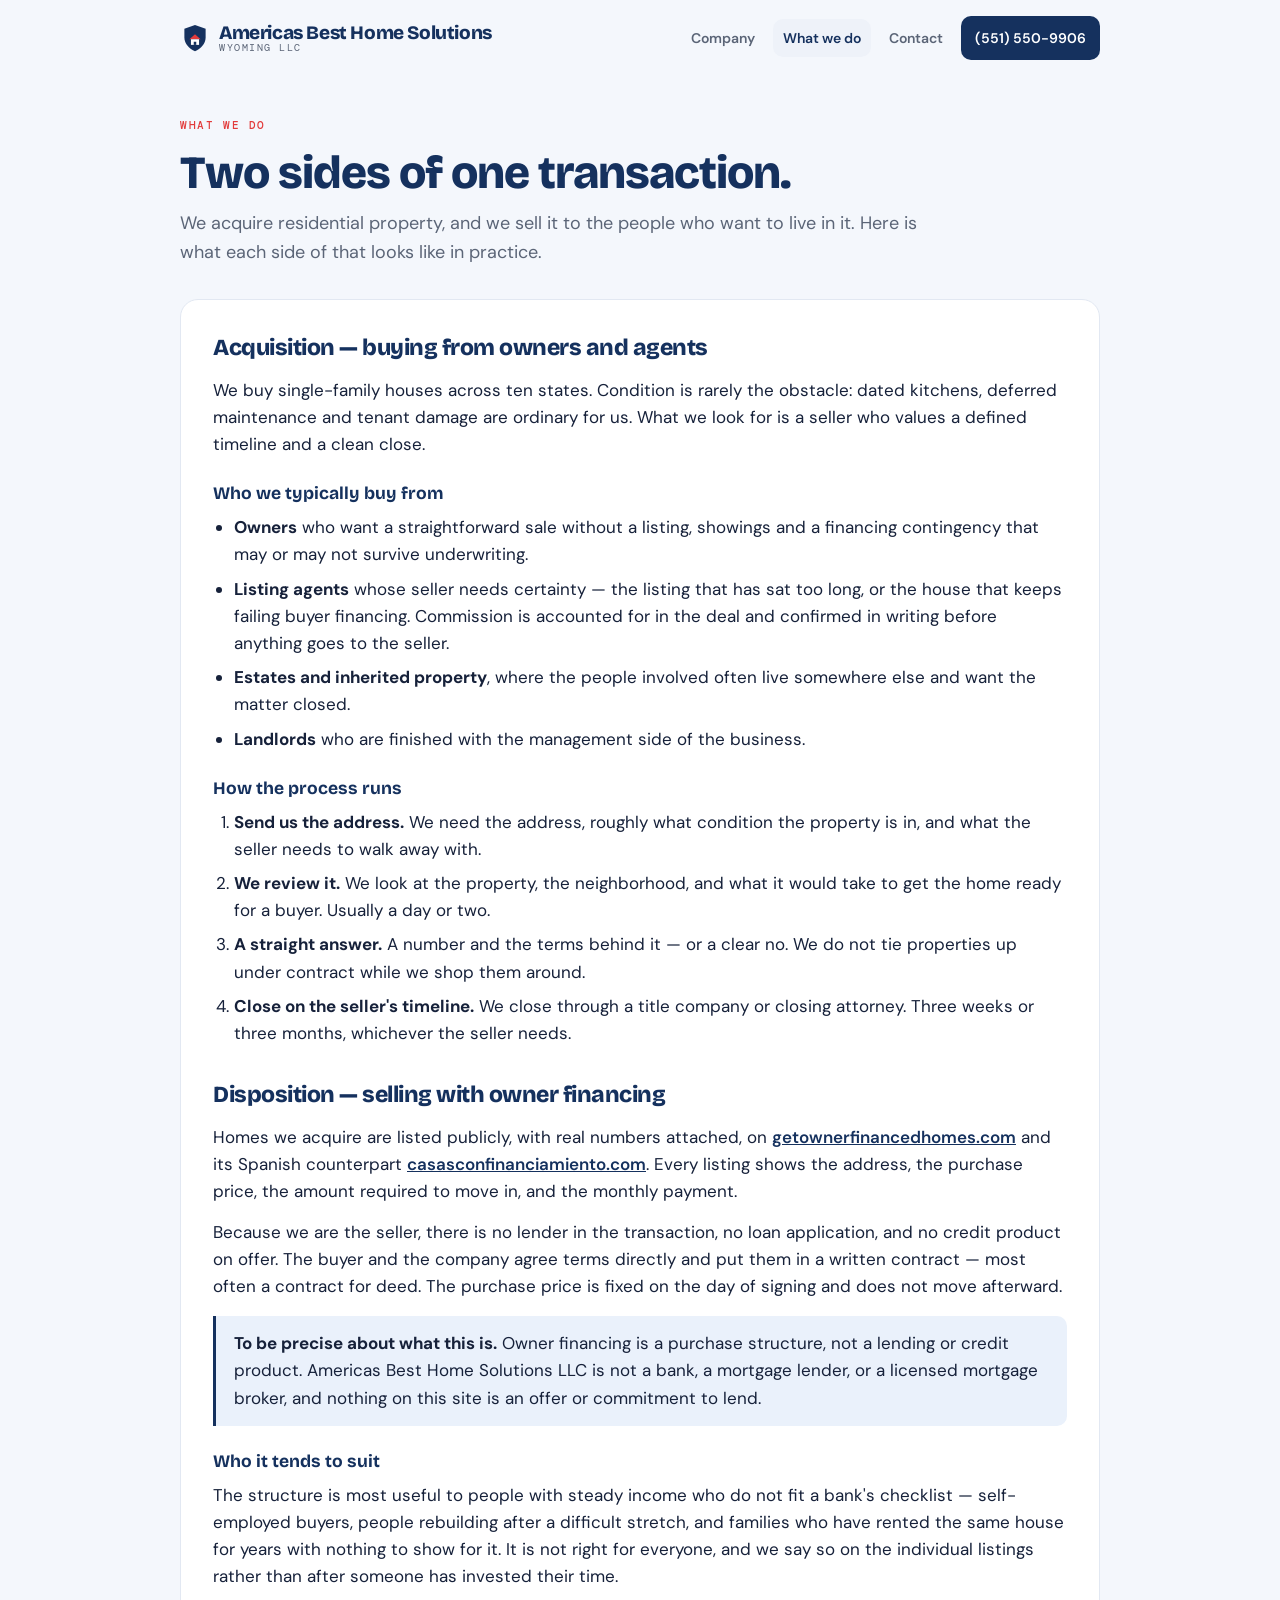
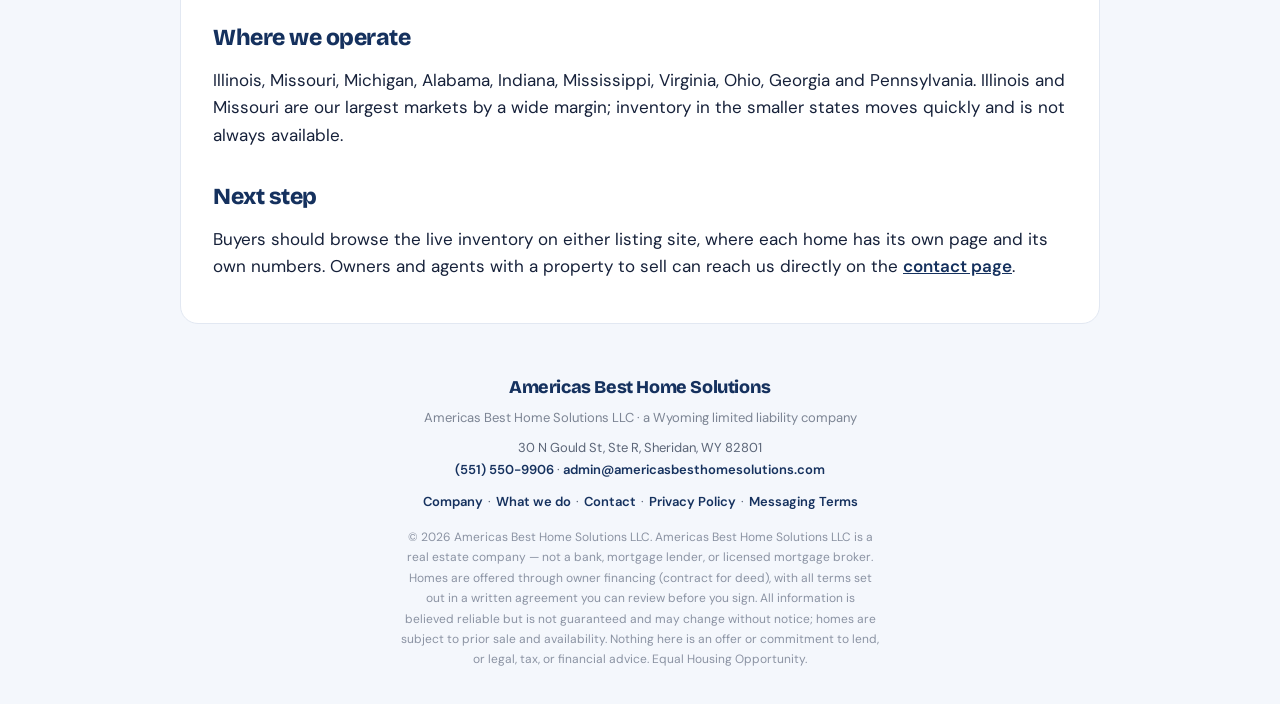
<file: what-we-do.html>
<!DOCTYPE html>
<html lang="en">
<head>
<meta charset="UTF-8"/>
<meta name="viewport" content="width=device-width, initial-scale=1.0"/>
<link rel="icon" href="data:image/svg+xml,<svg xmlns='http://www.w3.org/2000/svg' viewBox='0 0 48 48'><path d='M24 3 41 9V23C41 33 33 41 24 45 15 41 7 33 7 23V9Z' fill='%2315315e'/><path d='M15 26 24 18 33 26Z' fill='%23e23b3b'/><rect x='17.5' y='26' width='13' height='9' fill='white'/><rect x='22' y='30' width='4' height='5' fill='%2315315e'/></svg>"/>
<title>What We Do | Americas Best Home Solutions LLC</title>
<meta name="description" content="How Americas Best Home Solutions LLC acquires residential property from owners and listing agents, and sells it to buyers under written owner-financing agreements."/>
<link rel="canonical" href="https://americasbesthomesolutions.com/what-we-do"/>
<link rel="preconnect" href="https://fonts.googleapis.com">
<link rel="preconnect" href="https://fonts.gstatic.com" crossorigin>
<link href="https://fonts.googleapis.com/css2?family=Bricolage+Grotesque:opsz,wght@12..96,600;12..96,700;12..96,800&family=DM+Sans:wght@400;500;600;700&family=DM+Mono:wght@400;500&display=swap" rel="stylesheet">
<link rel="stylesheet" href="/pages.css">
</head>
<body>
<div class="wrap">

  <header class="topbar">
    <a class="brand" href="/" aria-label="Americas Best Home Solutions — home">
      <svg class="mark" viewBox="0 0 48 48" fill="none" aria-hidden="true">
        <path d="M24 3 41 9V23C41 33 33 41 24 45 15 41 7 33 7 23V9Z" fill="#15315e"/>
        <path d="M15 26 24 18 33 26Z" fill="#e23b3b"/>
        <rect x="17.5" y="26" width="13" height="9" fill="#ffffff"/>
        <rect x="22" y="30" width="4" height="5" fill="#15315e"/>
      </svg>
      <span class="bn">Americas Best Home Solutions<small>Wyoming LLC</small></span>
    </a>
    <nav class="topnav">
      <a href="/">Company</a>
      <a href="/what-we-do" aria-current="page">What we do</a>
      <a href="/contact">Contact</a>
      <a class="call" href="tel:+15515509906">(551) 550-9906</a>
    </nav>
  </header>

  <section class="phead">
    <span class="eyebrow">What we do</span>
    <h1>Two sides of one transaction.</h1>
    <p class="lead">We acquire residential property, and we sell it to the people who want to live in it. Here is what each side of that looks like in practice.</p>
  </section>

  <div class="prose">
    <h2>Acquisition — buying from owners and agents</h2>
    <p>We buy single-family houses across ten states. Condition is rarely the obstacle: dated kitchens, deferred maintenance and tenant damage are ordinary for us. What we look for is a seller who values a defined timeline and a clean close.</p>

    <h3>Who we typically buy from</h3>
    <ul>
      <li><strong>Owners</strong> who want a straightforward sale without a listing, showings and a financing contingency that may or may not survive underwriting.</li>
      <li><strong>Listing agents</strong> whose seller needs certainty — the listing that has sat too long, or the house that keeps failing buyer financing. Commission is accounted for in the deal and confirmed in writing before anything goes to the seller.</li>
      <li><strong>Estates and inherited property</strong>, where the people involved often live somewhere else and want the matter closed.</li>
      <li><strong>Landlords</strong> who are finished with the management side of the business.</li>
    </ul>

    <h3>How the process runs</h3>
    <ol>
      <li><strong>Send us the address.</strong> We need the address, roughly what condition the property is in, and what the seller needs to walk away with.</li>
      <li><strong>We review it.</strong> We look at the property, the neighborhood, and what it would take to get the home ready for a buyer. Usually a day or two.</li>
      <li><strong>A straight answer.</strong> A number and the terms behind it — or a clear no. We do not tie properties up under contract while we shop them around.</li>
      <li><strong>Close on the seller's timeline.</strong> We close through a title company or closing attorney. Three weeks or three months, whichever the seller needs.</li>
    </ol>

    <h2>Disposition — selling with owner financing</h2>
    <p>Homes we acquire are listed publicly, with real numbers attached, on <a href="https://getownerfinancedhomes.com">getownerfinancedhomes.com</a> and its Spanish counterpart <a href="https://casasconfinanciamiento.com">casasconfinanciamiento.com</a>. Every listing shows the address, the purchase price, the amount required to move in, and the monthly payment.</p>
    <p>Because we are the seller, there is no lender in the transaction, no loan application, and no credit product on offer. The buyer and the company agree terms directly and put them in a written contract — most often a contract for deed. The purchase price is fixed on the day of signing and does not move afterward.</p>

    <div class="callout">
      <p><strong>To be precise about what this is.</strong> Owner financing is a purchase structure, not a lending or credit product. Americas Best Home Solutions LLC is not a bank, a mortgage lender, or a licensed mortgage broker, and nothing on this site is an offer or commitment to lend.</p>
    </div>

    <h3>Who it tends to suit</h3>
    <p>The structure is most useful to people with steady income who do not fit a bank's checklist — self-employed buyers, people rebuilding after a difficult stretch, and families who have rented the same house for years with nothing to show for it. It is not right for everyone, and we say so on the individual listings rather than after someone has invested their time.</p>

    <h2>Where we operate</h2>
    <p>Illinois, Missouri, Michigan, Alabama, Indiana, Mississippi, Virginia, Ohio, Georgia and Pennsylvania. Illinois and Missouri are our largest markets by a wide margin; inventory in the smaller states moves quickly and is not always available.</p>

    <h2>Next step</h2>
    <p>Buyers should browse the live inventory on either listing site, where each home has its own page and its own numbers. Owners and agents with a property to sell can reach us directly on the <a href="/contact">contact page</a>.</p>
  </div>

  <footer class="foot">
    <div class="fb">Americas Best Home Solutions</div>
    <p class="fcontact fentity">Americas Best Home Solutions LLC · a Wyoming limited liability company</p>
    <address class="fcontact faddr">
      30 N Gould St, Ste R, Sheridan, WY 82801<br>
      <a href="tel:+15515509906">(551) 550-9906</a> · <a href="mailto:admin@americasbesthomesolutions.com">admin@americasbesthomesolutions.com</a>
    </address>
    <p class="fcontact flinks">
      <a href="/">Company</a> · <a href="/what-we-do">What we do</a> · <a href="/contact">Contact</a> · <a href="/privacy-policy">Privacy Policy</a> · <a href="/messaging-terms">Messaging Terms</a>
    </p>
    <p class="legal">
      © 2026 Americas Best Home Solutions LLC. Americas Best Home Solutions LLC is a real estate company — not a bank, mortgage lender, or licensed mortgage broker. Homes are offered through owner financing (contract for deed), with all terms set out in a written agreement you can review before you sign. All information is believed reliable but is not guaranteed and may change without notice; homes are subject to prior sale and availability. Nothing here is an offer or commitment to lend, or legal, tax, or financial advice. Equal Housing Opportunity.
    </p>
  </footer>

</div>
</body>
</html>
</file>
<file: pages.css>
/* ══════════════════════════════════════════════════════════════════════════
   AMERICA'S BEST HOME SOLUTIONS — shared styles for the content pages
   (about, contact, privacy-policy, messaging-terms)

   index.html / home.html / how-it-works.html keep their own inline <style>
   blocks — this file exists so the four newer pages don't duplicate them.
   Design tokens below are copied from index.html; keep them in sync.
   ══════════════════════════════════════════════════════════════════════════ */

*,*::before,*::after{box-sizing:border-box;margin:0;padding:0}
:root{
  --paper:#f4f7fc;
  --card:#ffffff;
  --ink:#16213a;
  --ink-soft:#5b6577;
  --line:#e2e8f2;
  --pine:#15315e;
  --pine-deep:#0f2444;
  --honey:#e23b3b;
  --honey-soft:#eaf1fb;
  --go:#e23b3b;
  --go-hover:#c92f2f;
  --radius:18px;
}
html{scroll-behavior:smooth}
body{
  background:var(--paper);color:var(--ink);
  font-family:'DM Sans',system-ui,sans-serif;font-size:17px;line-height:1.6;
  -webkit-font-smoothing:antialiased;
}
.wrap{max-width:960px;margin:0 auto;padding:0 20px}
.narrow{max-width:680px;margin-left:auto;margin-right:auto}

/* ── TOP BAR ─────────────────────────────────────────────── */
.topbar{padding:16px 0;display:flex;align-items:center;justify-content:space-between;gap:12px;flex-wrap:wrap}
.brand{display:flex;align-items:center;gap:9px;text-decoration:none}
.brand .mark{width:30px;height:30px;flex-shrink:0}
.brand .bn{font-family:'Bricolage Grotesque',sans-serif;font-weight:800;font-size:19px;letter-spacing:-.4px;color:var(--pine);line-height:1}
.brand .bn small{display:block;font-family:'DM Mono',monospace;font-weight:400;font-size:9.5px;letter-spacing:1.5px;text-transform:uppercase;color:var(--ink-soft);margin-top:2px}
.topnav{display:flex;align-items:center;gap:8px;flex-wrap:wrap}
.topnav a{font-size:14px;font-weight:600;color:var(--ink-soft);text-decoration:none;padding:8px 10px;border-radius:10px}
.topnav a:hover{color:var(--pine);background:#eef2f9}
.topnav a[aria-current="page"]{color:var(--pine);background:#eef2f9}
.topnav a.call{background:var(--pine);color:#fff;display:inline-flex;align-items:center;gap:6px;padding:11px 14px}
.topnav a.call:hover{background:var(--pine-deep);color:#fff}
@media (max-width:520px){ .topnav a{font-size:13px;padding:9px 8px} .topnav a.call{padding:11px 12px} }

/* ── PAGE HEAD ───────────────────────────────────────────── */
.phead{padding:34px 0 6px}
.phead .eyebrow{display:inline-flex;align-items:center;gap:6px;font-family:'DM Mono',monospace;font-size:11px;letter-spacing:1.6px;text-transform:uppercase;color:var(--honey);font-weight:500}
.phead h1{font-family:'Bricolage Grotesque',sans-serif;font-weight:800;font-size:clamp(30px,5.5vw,46px);line-height:1.08;letter-spacing:-1px;color:var(--pine);margin:10px 0 12px}
.phead .lead{font-size:18px;color:var(--ink-soft);max-width:62ch}
.phead .updated{font-family:'DM Mono',monospace;font-size:12px;color:var(--ink-soft);margin-top:14px}

/* ── PROSE ───────────────────────────────────────────────── */
.prose{background:var(--card);border:1px solid var(--line);border-radius:var(--radius);padding:30px 32px;margin:26px 0}
.prose h2{font-family:'Bricolage Grotesque',sans-serif;font-weight:800;font-size:23px;letter-spacing:-.5px;color:var(--pine);margin:30px 0 10px}
.prose h2:first-child{margin-top:0}
.prose h3{font-family:'Bricolage Grotesque',sans-serif;font-weight:700;font-size:17.5px;color:var(--pine);margin:22px 0 6px}
.prose p{margin:0 0 13px}
.prose ul,.prose ol{margin:0 0 14px 21px}
.prose li{margin:0 0 7px}
.prose a{color:var(--pine);font-weight:600}
.prose strong{font-weight:700;color:var(--ink)}
.prose .callout{background:var(--honey-soft);border-left:3px solid var(--pine);border-radius:0 10px 10px 0;padding:14px 18px;margin:16px 0}
.prose .callout p:last-child{margin-bottom:0}
@media (max-width:560px){ .prose{padding:22px 20px} }

/* ── STEPS ───────────────────────────────────────────────── */
.steps{list-style:none;margin:0;padding:0;counter-reset:s}
.steps li{counter-increment:s;position:relative;padding:0 0 0 46px;margin:0 0 20px}
.steps li::before{
  content:counter(s);position:absolute;left:0;top:1px;
  width:31px;height:31px;border-radius:50%;background:var(--pine);color:#fff;
  font-family:'Bricolage Grotesque',sans-serif;font-weight:800;font-size:15px;
  display:flex;align-items:center;justify-content:center;
}
.steps li h3{margin:2px 0 5px}
.steps li p{margin:0;color:var(--ink-soft);font-size:16px}

/* ── FACT GRID (contact details) ─────────────────────────── */
.facts{display:grid;grid-template-columns:repeat(auto-fit,minmax(230px,1fr));gap:14px;margin:22px 0}
.fact{background:var(--card);border:1px solid var(--line);border-radius:14px;padding:18px 20px}
.fact .k{font-family:'DM Mono',monospace;font-size:10.5px;letter-spacing:1.4px;text-transform:uppercase;color:var(--honey);font-weight:500}
/* long email addresses must wrap rather than run out of the card */
.fact .v{margin-top:6px;font-size:16.5px;font-weight:600;color:var(--ink);line-height:1.45;overflow-wrap:anywhere}
.fact .v a{color:var(--pine);text-decoration:none}
.fact .v a:hover{text-decoration:underline}
.fact .note{margin-top:5px;font-size:13.5px;color:var(--ink-soft);font-weight:400}
.fact address{font-style:normal}

/* ── FORM ────────────────────────────────────────────────── */
.formcard{background:var(--pine);color:#fff;border-radius:var(--radius);padding:32px;margin:26px 0}
.formcard h2{font-family:'Bricolage Grotesque',sans-serif;font-weight:800;font-size:25px;letter-spacing:-.6px;color:#fff;margin:0 0 6px}
.formcard .sub{color:#c7d6ee;font-size:16px;margin:0 0 20px}
.formcard label{display:block;font-size:13.5px;font-weight:600;color:#dbe7fb;margin:15px 0 5px}
.formcard input[type=text],.formcard input[type=tel],.formcard input[type=email],.formcard select,.formcard textarea{
  width:100%;font-family:'DM Sans',sans-serif;font-size:16px;color:var(--ink);
  background:#fff;border:1px solid transparent;border-radius:11px;padding:13px 14px;
}
.formcard textarea{min-height:104px;resize:vertical}
.formcard input:focus,.formcard select:focus,.formcard textarea:focus{outline:2px solid var(--honey);outline-offset:1px}

/* the SMS consent block — deliberately its own bordered box so a reviewer can
   see at a glance that it is separate, unchecked, and optional */
.consent{
  display:flex;gap:11px;align-items:flex-start;
  background:rgba(255,255,255,.07);border:1px solid rgba(255,255,255,.22);
  border-radius:12px;padding:14px 15px;margin:16px 0 4px;cursor:pointer;
}
.consent input[type=checkbox]{margin-top:2px;width:17px;height:17px;flex-shrink:0;cursor:pointer}
.consent span{font-size:13px;line-height:1.5;color:#dbe7fb;font-weight:400}
.consent a{color:#fff;font-weight:600;text-decoration:underline}
.optional{font-size:12px;color:#a9bedd;margin:7px 0 0;font-family:'DM Mono',monospace;letter-spacing:.3px}

.btn{display:inline-flex;align-items:center;justify-content:center;gap:8px;text-align:center;text-decoration:none;font-family:'DM Sans',sans-serif;font-weight:700;font-size:16px;padding:15px 22px;border-radius:13px;transition:transform .12s ease,background .15s ease;cursor:pointer;border:none}
.btn-go{background:var(--go);color:#fff;width:100%;margin-top:18px}
.btn-go:hover{background:var(--go-hover)}
.btn-go:disabled{opacity:.65;cursor:default}
.form-note{font-size:13px;color:#c7d6ee;margin-top:11px;min-height:19px}
.formcard .thanks{display:none}
.formcard.sent form,.formcard.sent .sub{display:none}
.formcard.sent .thanks{display:block}
.formcard .thanks h3{font-family:'Bricolage Grotesque',sans-serif;font-size:22px;color:#fff;margin-bottom:8px}
.formcard .thanks p{color:#c7d6ee}
@media (max-width:560px){ .formcard{padding:24px 20px} }

/* ── ROUTE CARDS (two/three-up option grid — used on company + contact pages) */
.routes{display:grid;grid-template-columns:repeat(auto-fit,minmax(260px,1fr));gap:16px;margin:22px 0}
.route{background:var(--card);border:1px solid var(--line);border-radius:var(--radius);padding:24px 26px}
.route h3{font-family:'Bricolage Grotesque',sans-serif;font-weight:800;font-size:19px;color:var(--pine);margin:0 0 8px;letter-spacing:-.3px}
.route p{font-size:15.5px;color:var(--ink-soft);margin:0 0 12px}
.route a.act{display:inline-block;font-size:15px;font-weight:700;color:var(--pine);text-decoration:none}
.route a.act:hover{text-decoration:underline}
.lede{font-size:17px;color:var(--ink-soft);margin:0 0 16px}

/* ── FOOTER ──────────────────────────────────────────────── */
.foot{margin:48px 0 34px;text-align:center;color:var(--ink-soft);font-size:13px;line-height:1.7}
.foot .fb{font-family:'Bricolage Grotesque',sans-serif;font-weight:800;font-size:18px;color:var(--pine);letter-spacing:-.4px;margin-bottom:4px}
.foot .fcontact a{color:var(--pine);font-weight:600;text-decoration:none}
.foot .fcontact a:hover{text-decoration:underline}
.foot .fentity{opacity:.78;margin-top:2px}
.foot .faddr{font-style:normal;margin-top:8px}
.foot .flinks{margin-top:10px}
.foot .flinks a{margin:0 2px}
.foot .legal{max-width:60ch;margin:14px auto 0;font-size:12px;color:#8b93a3}
</file>
